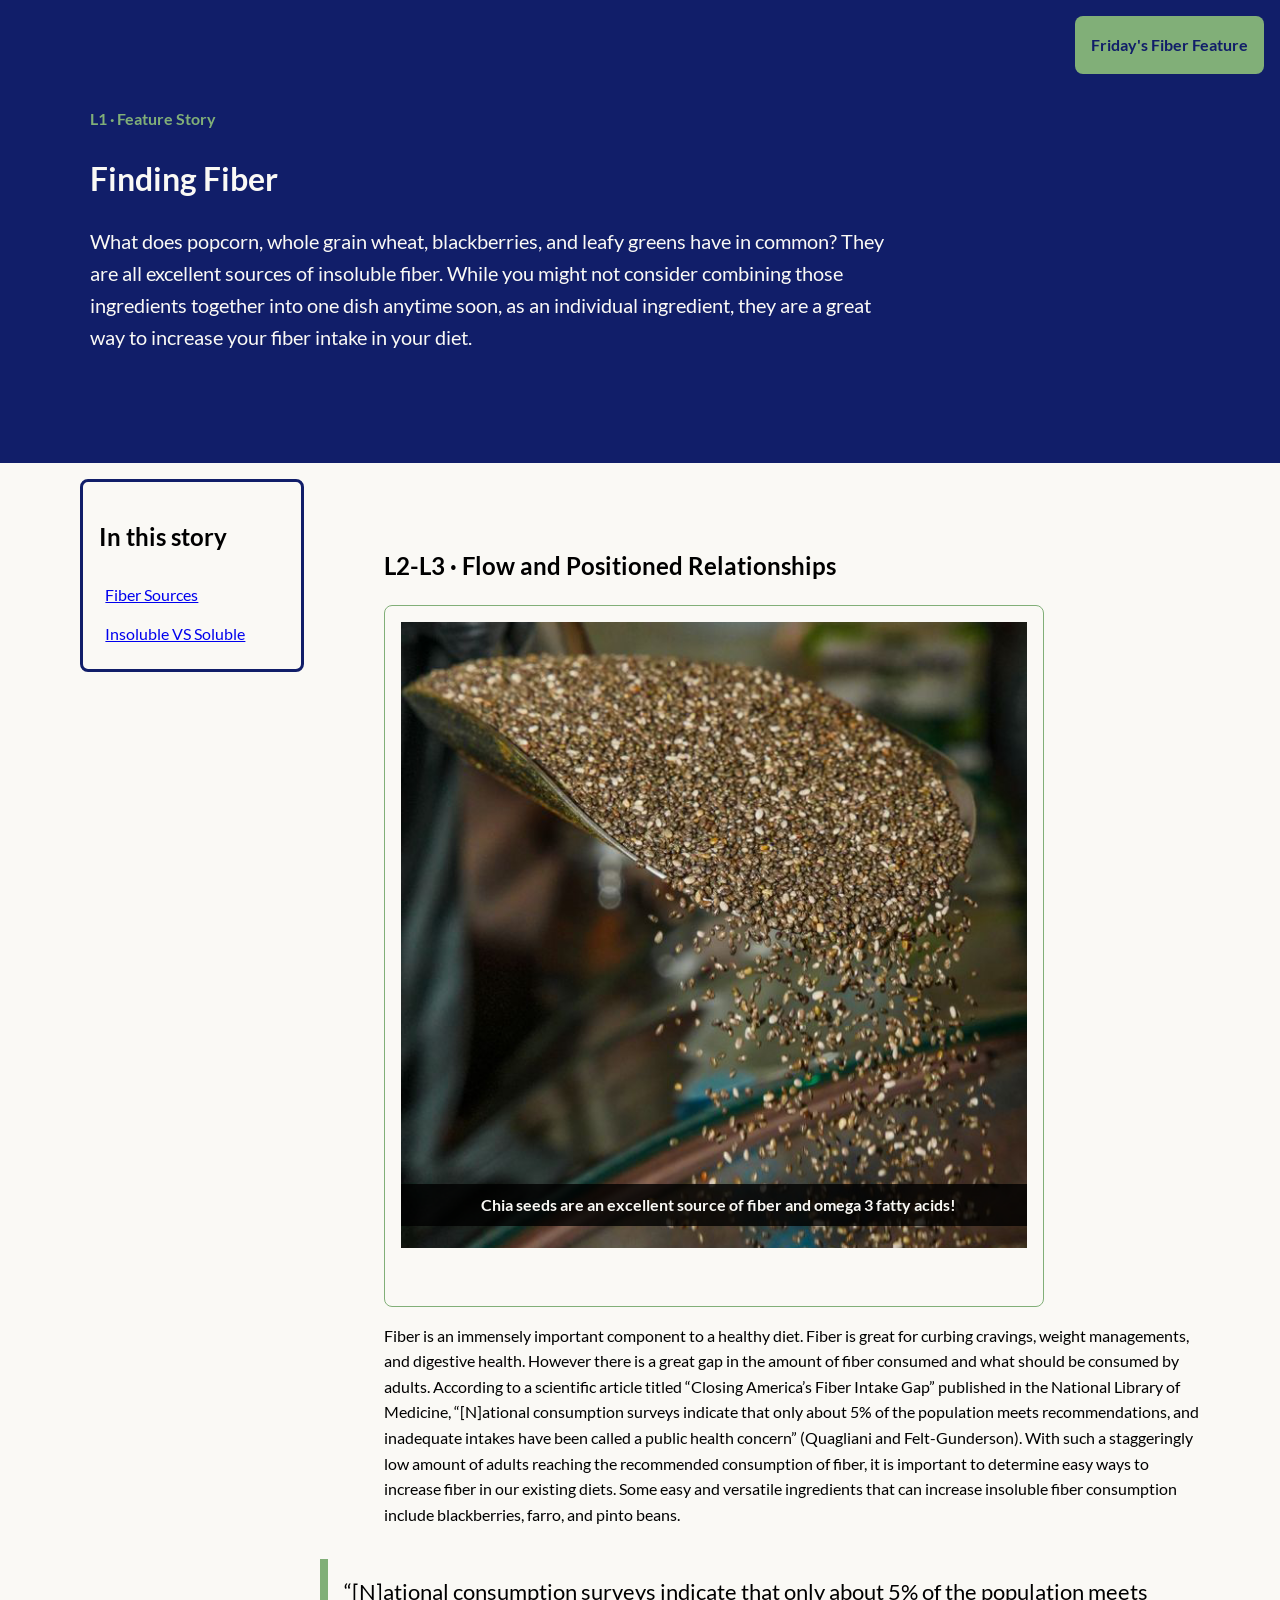
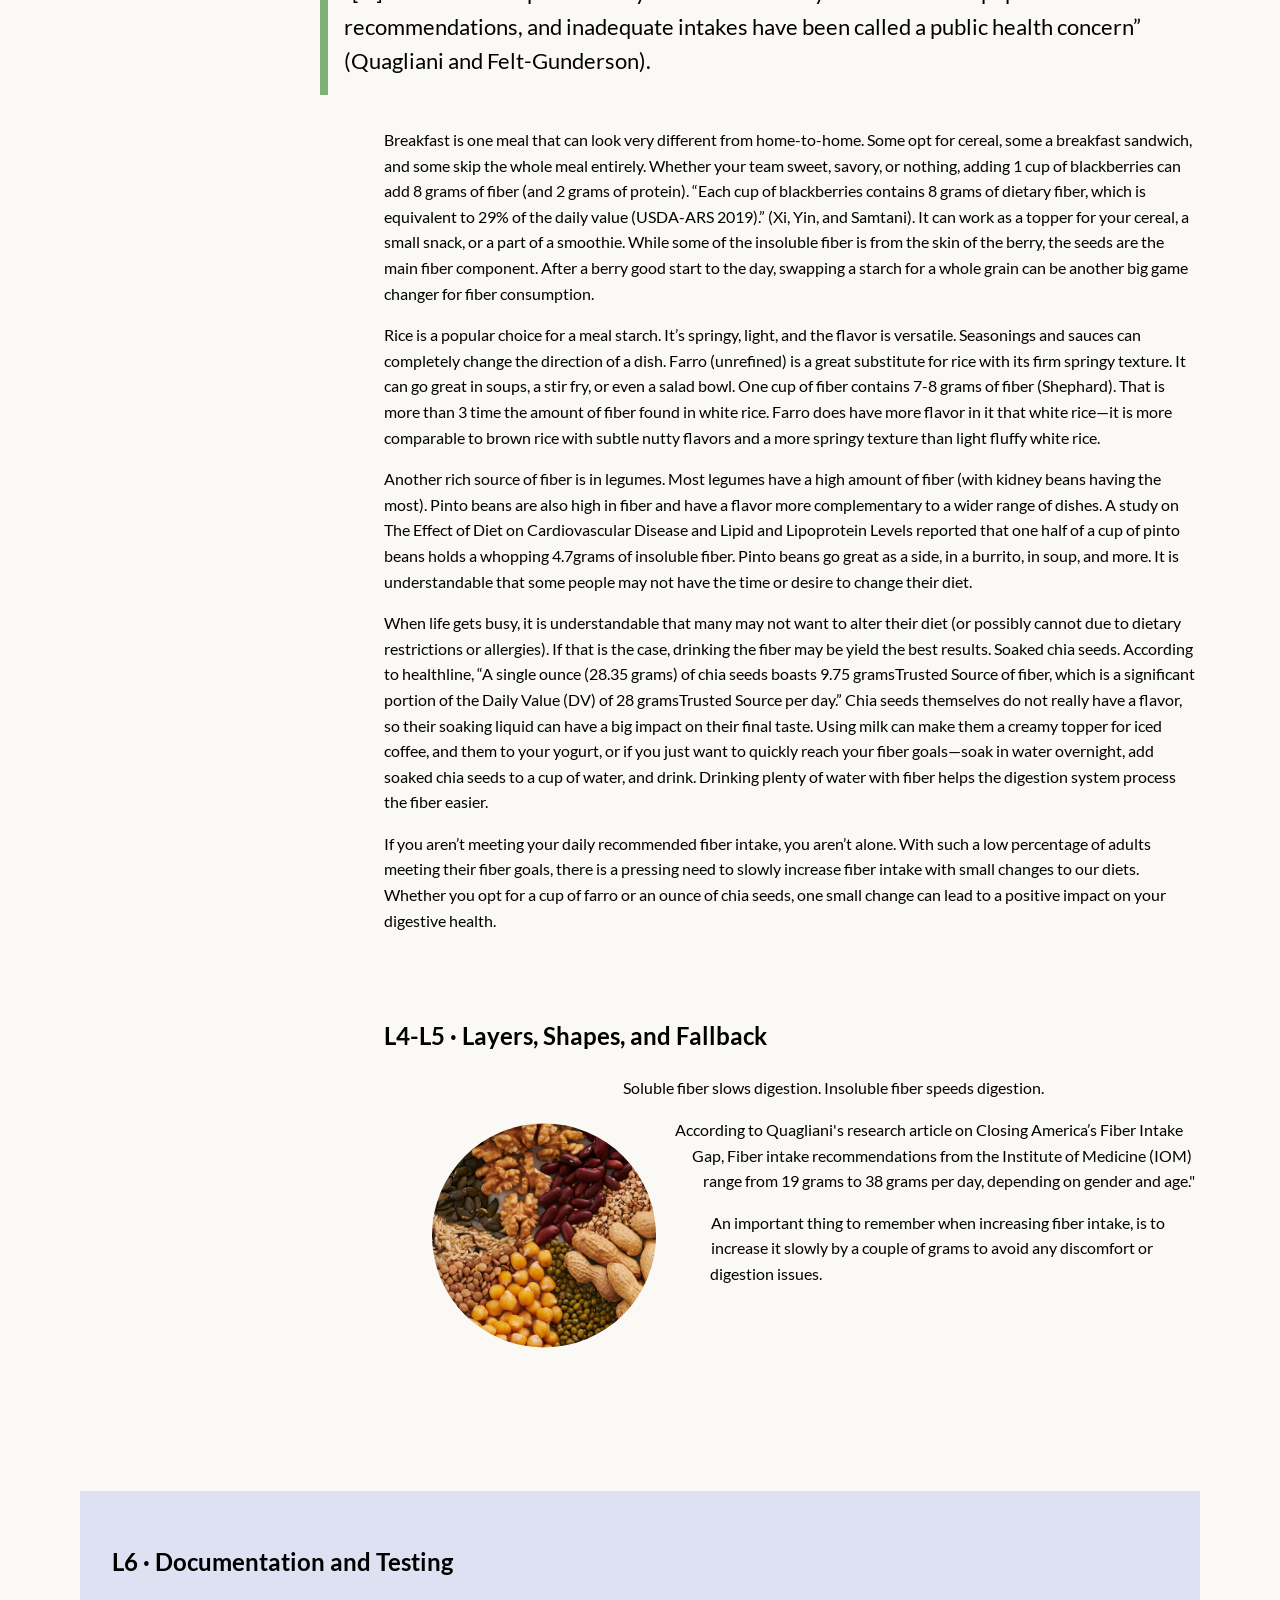
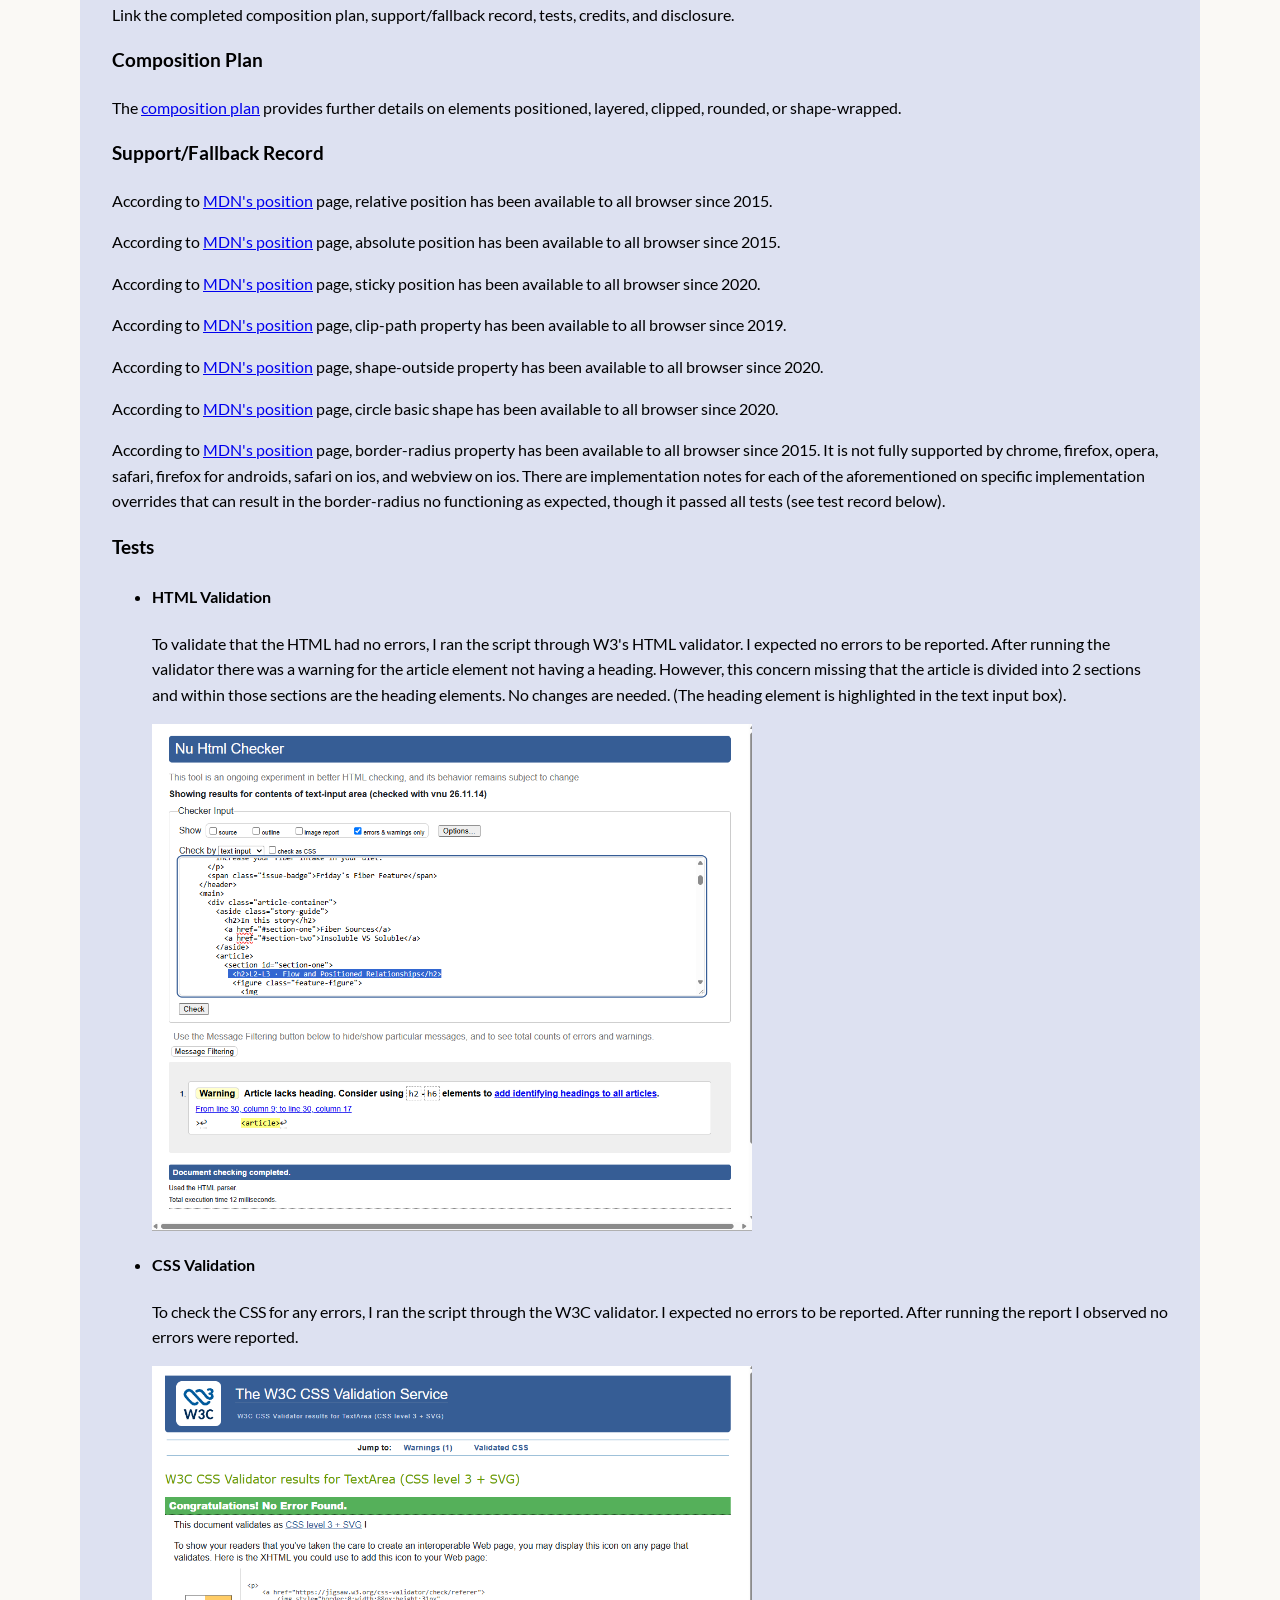
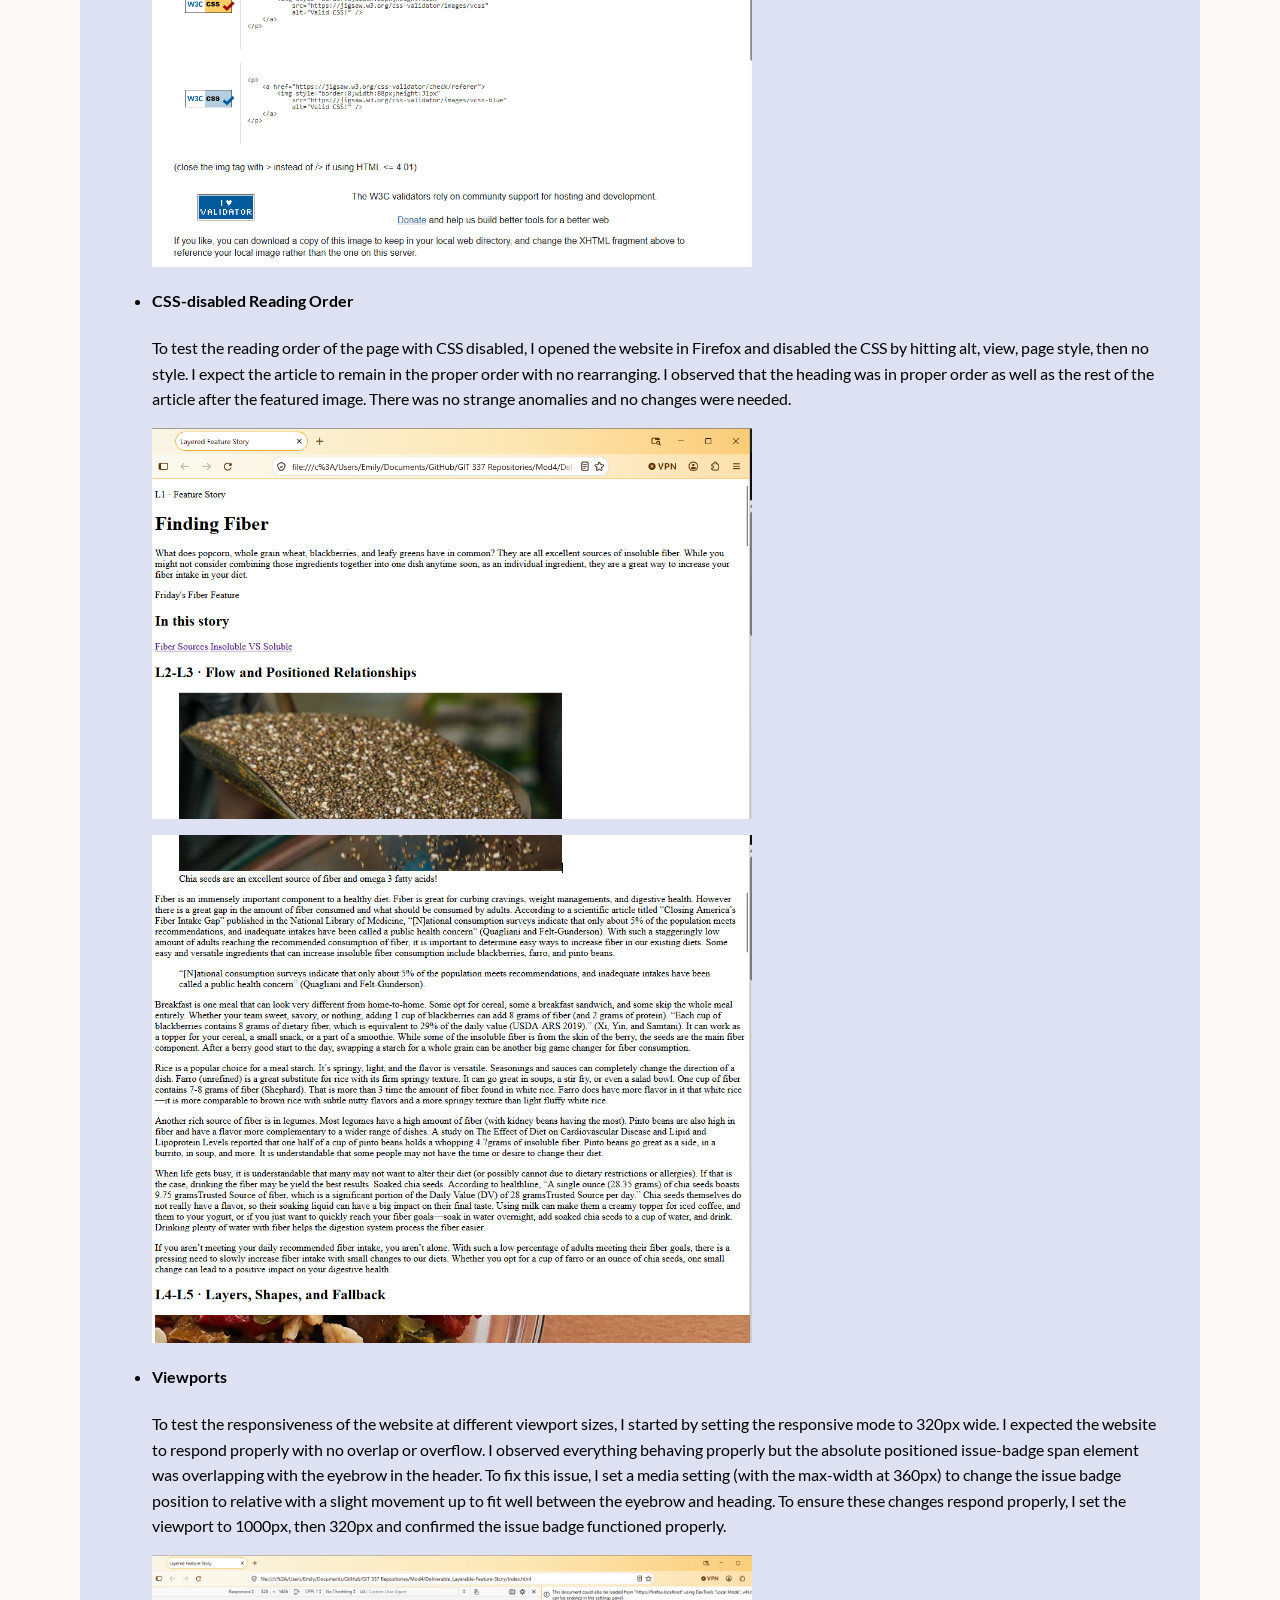
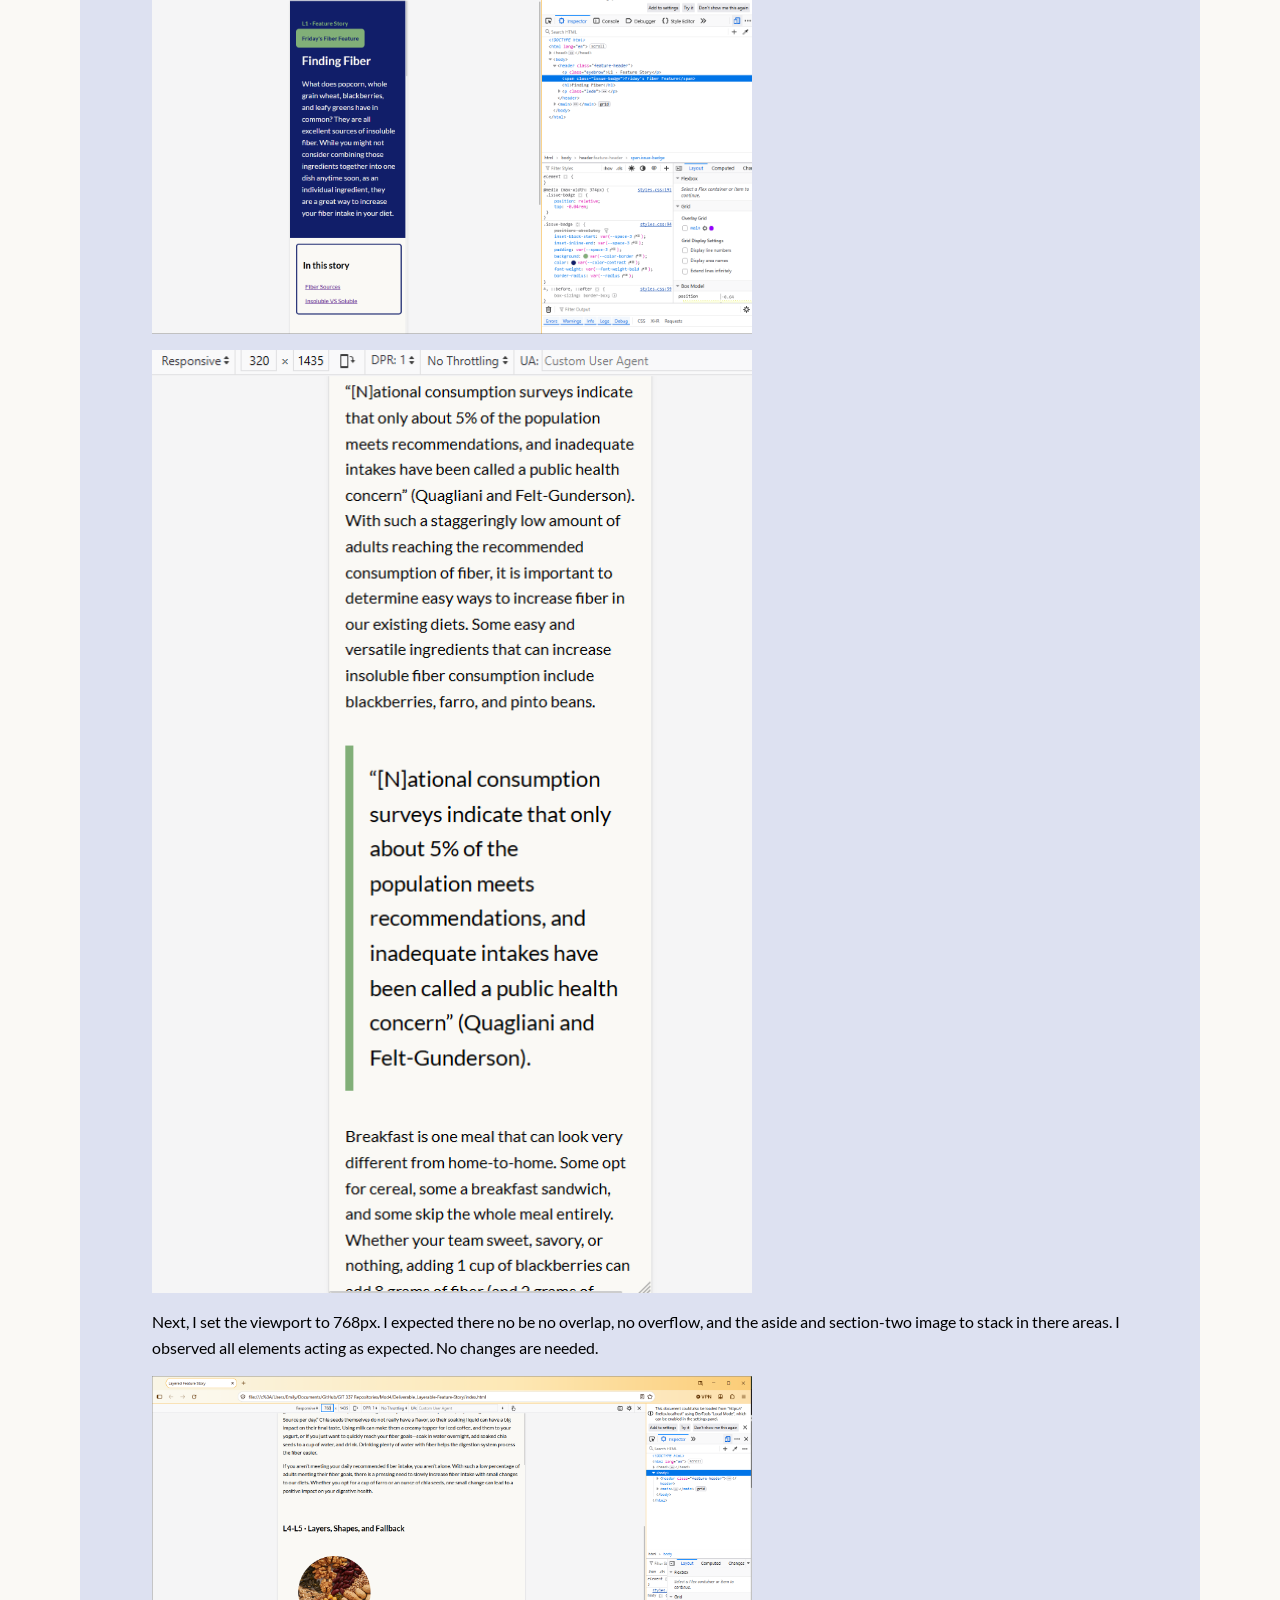
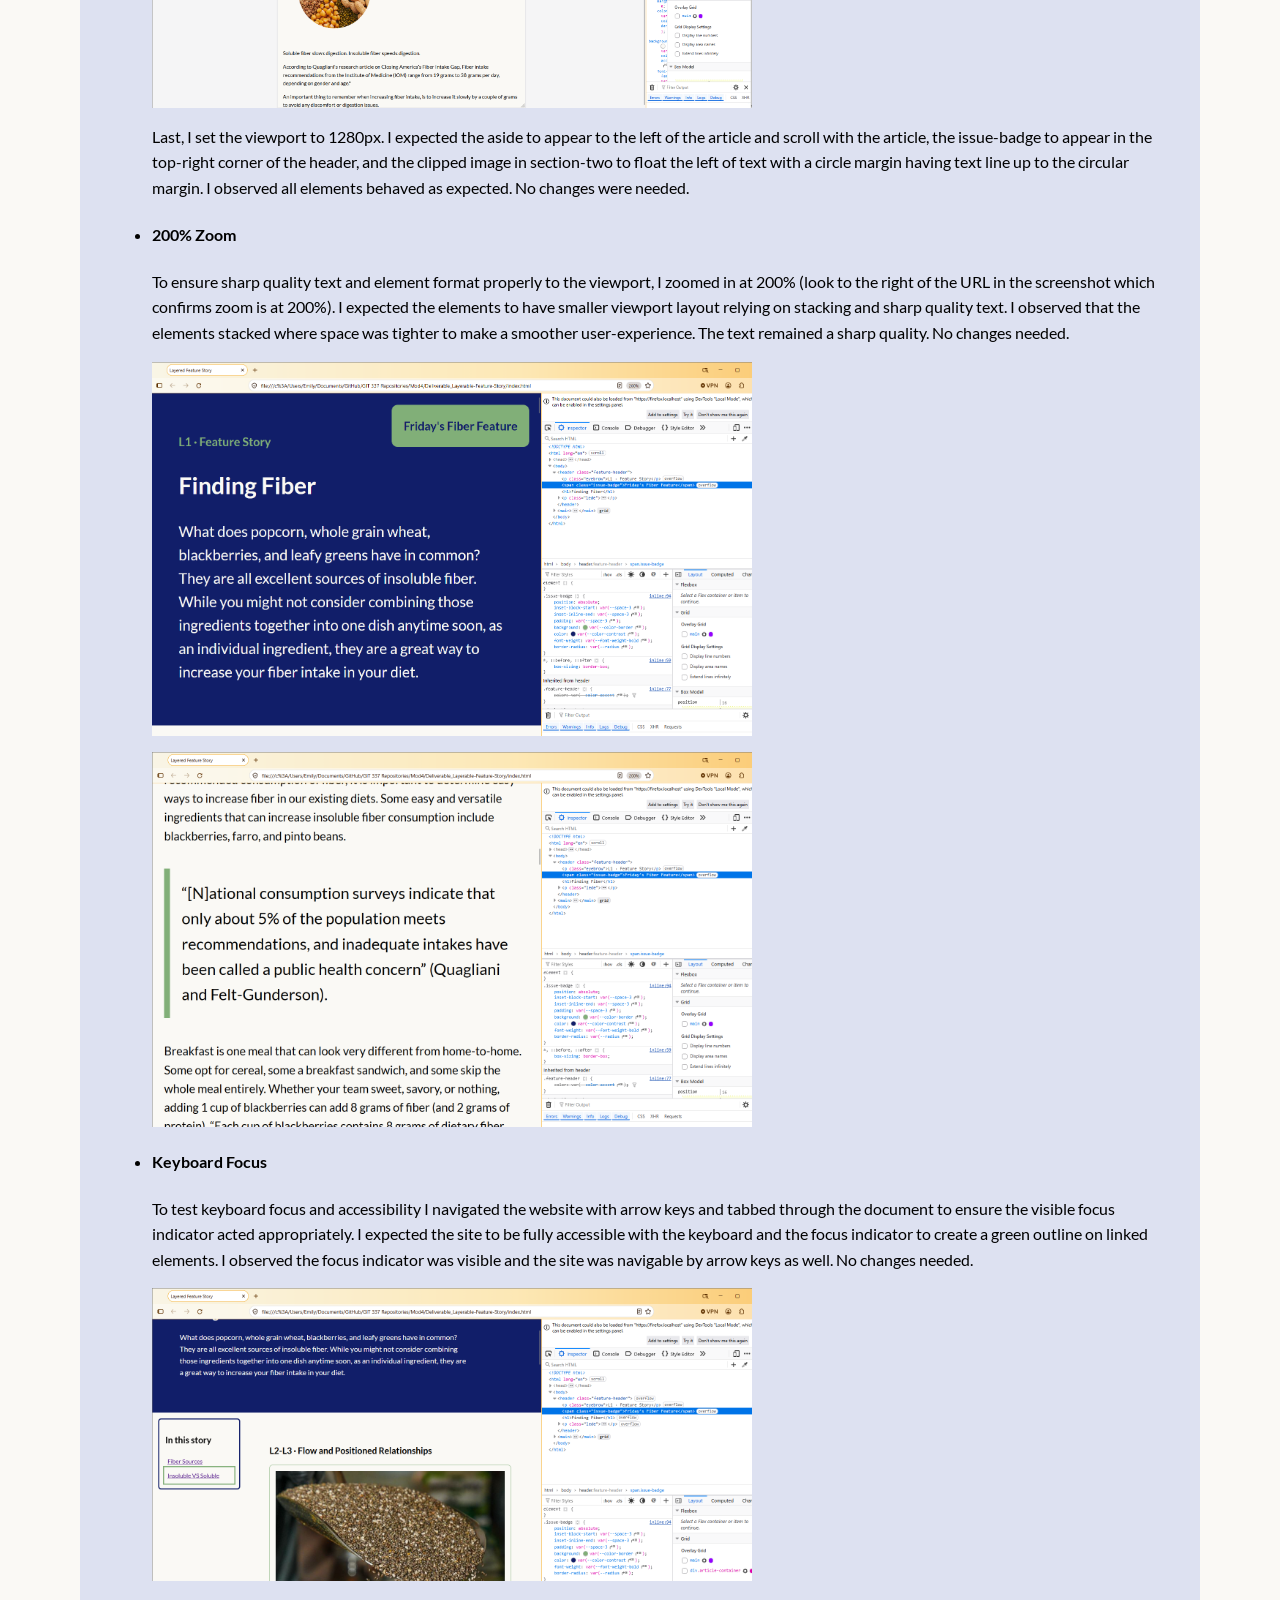
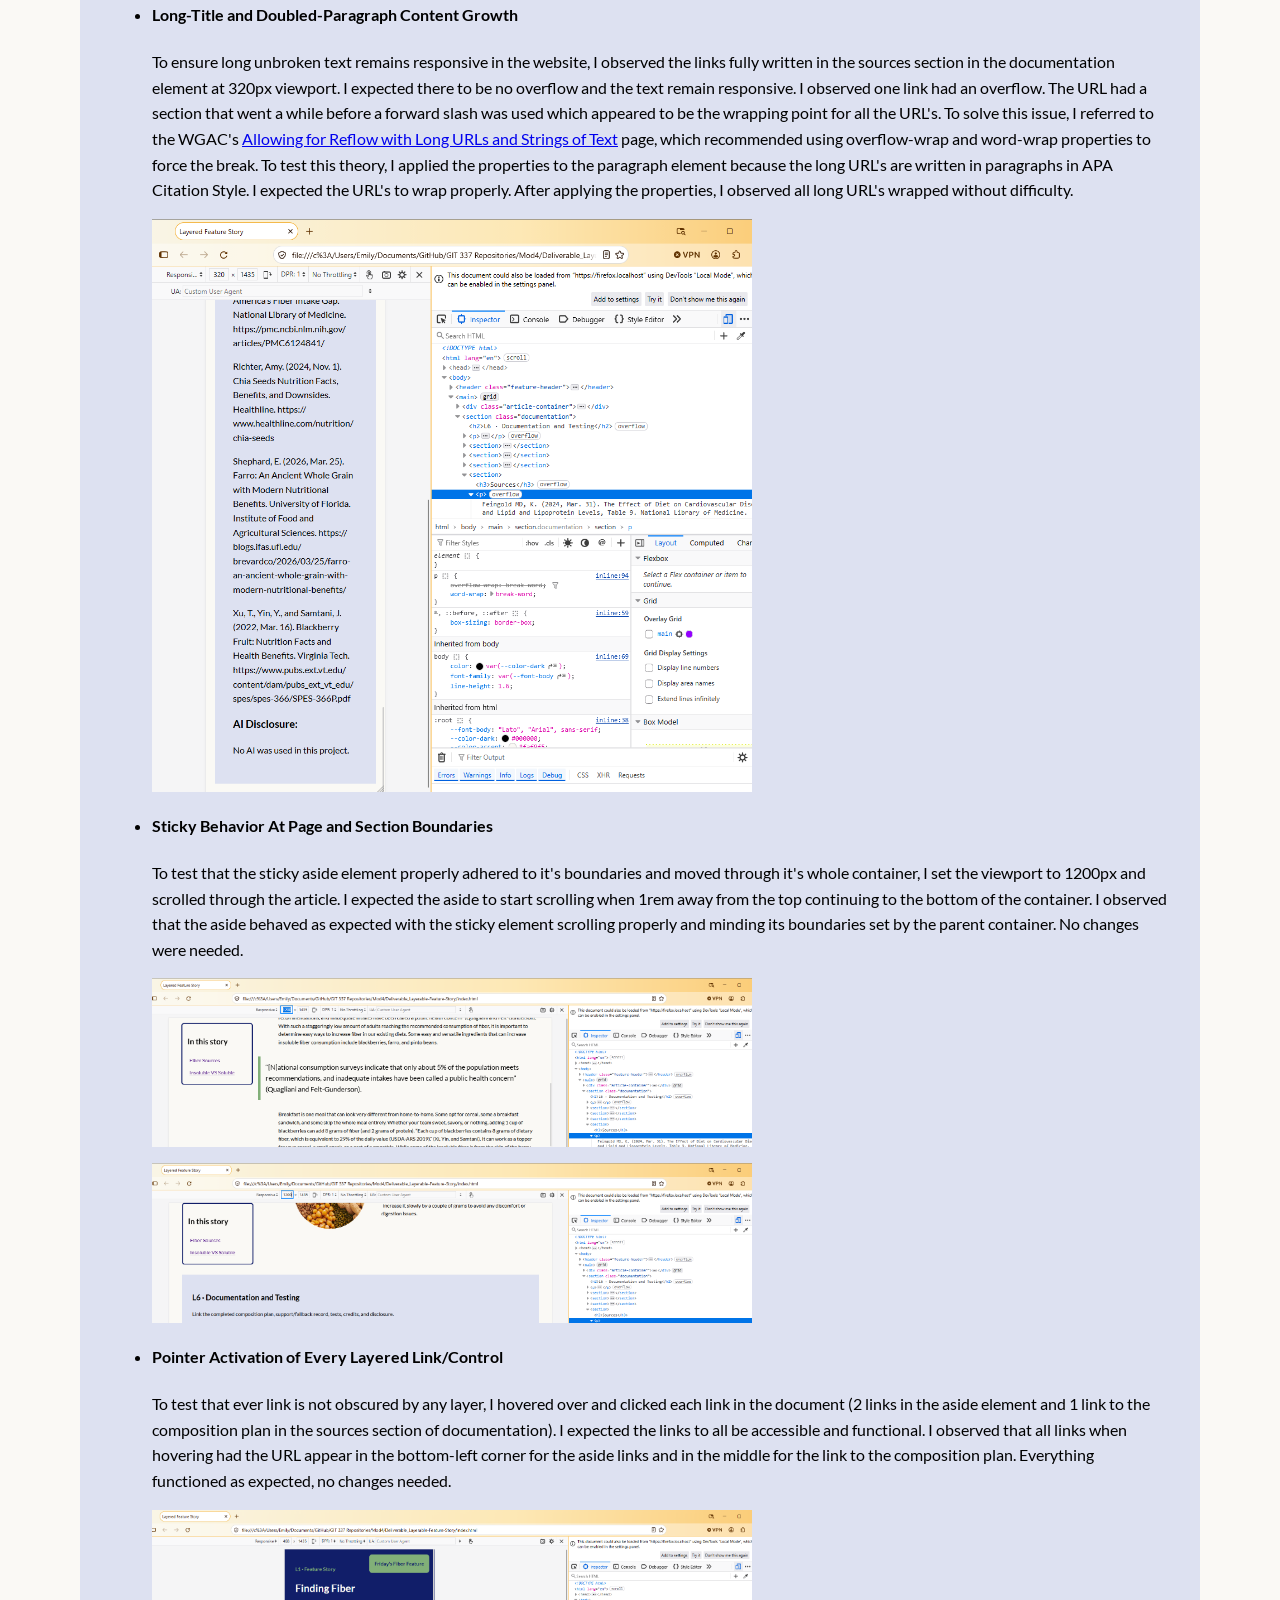
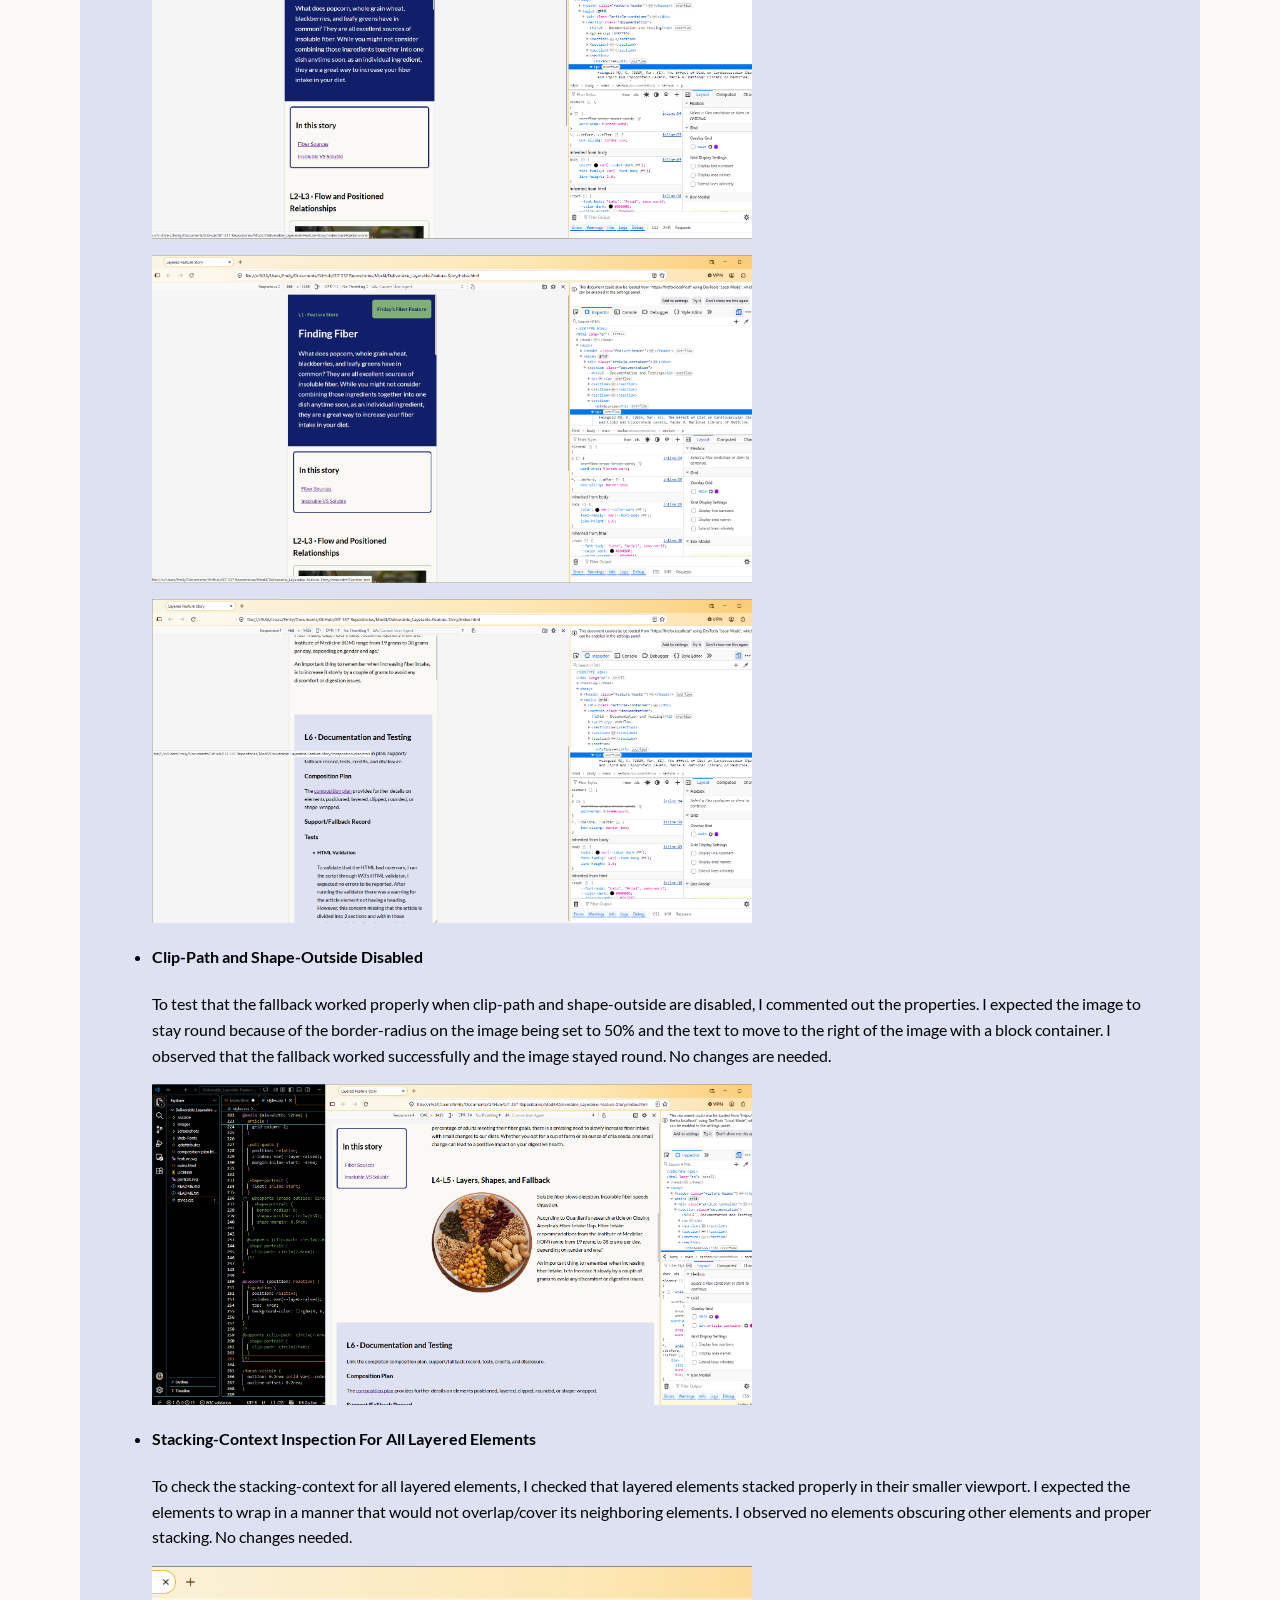
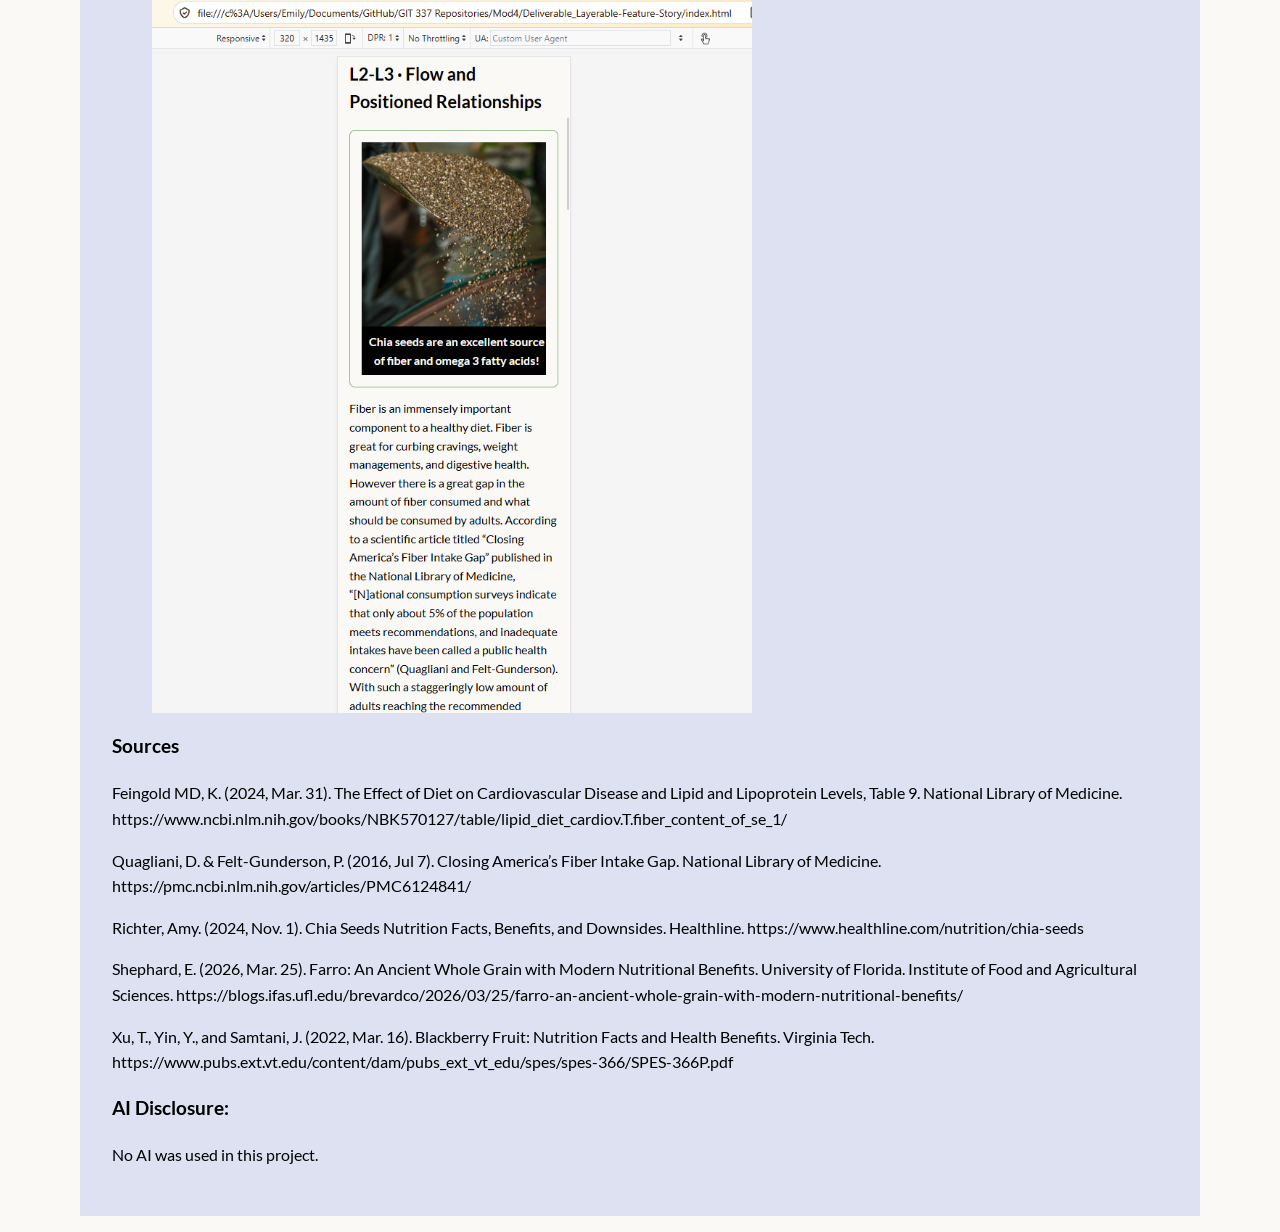
<file: index.html>
<!doctype html>
<html lang="en">
  <head>
    <meta charset="utf-8" />
    <meta name="viewport" content="width=device-width,initial-scale=1" />
    <title>Layered Feature Story</title>
    <link rel="stylesheet" href="styles.css" />
  </head>

  <body>
    <header class="feature-header">
      <p class="eyebrow">L1 · Feature Story</p>
      <span class="issue-badge">Friday's Fiber Feature</span>
      <h1>Finding Fiber</h1>
      <p class="lede">
        What does popcorn, whole grain wheat, blackberries, and leafy greens
        have in common? They are all excellent sources of insoluble fiber. While
        you might not consider combining those ingredients together into one
        dish anytime soon, as an individual ingredient, they are a great way to
        increase your fiber intake in your diet.
      </p>
    </header>
    <main>
      <div class="article-container">
        <aside class="story-guide">
          <h2>In this story</h2>
          <a href="#section-one">Fiber Sources</a>
          <a href="#section-two">Insoluble VS Soluble</a>
        </aside>
        <article>
          <section id="section-one">
            <h2>L2-L3 · Flow and Positioned Relationships</h2>
            <figure class="feature-figure">
              <img
                src="images/Chia-Seeds.png"
                alt="Chia seeds falling out of a scoop."
              />
              <figcaption>
                Chia seeds are an excellent source of fiber and omega 3 fatty
                acids!
              </figcaption>
            </figure>
            <p>
              Fiber is an immensely important component to a healthy diet. Fiber
              is great for curbing cravings, weight managements, and digestive
              health. However there is a great gap in the amount of fiber
              consumed and what should be consumed by adults. According to a
              scientific article titled “Closing America’s Fiber Intake Gap”
              published in the National Library of Medicine, “[N]ational
              consumption surveys indicate that only about 5% of the population
              meets recommendations, and inadequate intakes have been called a
              public health concern” (Quagliani and Felt-Gunderson). With such a
              staggeringly low amount of adults reaching the recommended
              consumption of fiber, it is important to determine easy ways to
              increase fiber in our existing diets. Some easy and versatile
              ingredients that can increase insoluble fiber consumption include
              blackberries, farro, and pinto beans.
            </p>
            <blockquote class="pull-quote">
              “[N]ational consumption surveys indicate that only about 5% of the
              population meets recommendations, and inadequate intakes have been
              called a public health concern” (Quagliani and Felt-Gunderson).
            </blockquote>
            <p>
              Breakfast is one meal that can look very different from
              home-to-home. Some opt for cereal, some a breakfast sandwich, and
              some skip the whole meal entirely. Whether your team sweet,
              savory, or nothing, adding 1 cup of blackberries can add 8 grams
              of fiber (and 2 grams of protein). “Each cup of blackberries
              contains 8 grams of dietary fiber, which is equivalent to 29% of
              the daily value (USDA-ARS 2019).” (Xi, Yin, and Samtani). It can
              work as a topper for your cereal, a small snack, or a part of a
              smoothie. While some of the insoluble fiber is from the skin of
              the berry, the seeds are the main fiber component. After a berry
              good start to the day, swapping a starch for a whole grain can be
              another big game changer for fiber consumption.
            </p>
            <p>
              Rice is a popular choice for a meal starch. It’s springy, light,
              and the flavor is versatile. Seasonings and sauces can completely
              change the direction of a dish. Farro (unrefined) is a great
              substitute for rice with its firm springy texture. It can go great
              in soups, a stir fry, or even a salad bowl. One cup of fiber
              contains 7-8 grams of fiber (Shephard). That is more than 3 time
              the amount of fiber found in white rice. Farro does have more
              flavor in it that white rice—it is more comparable to brown rice
              with subtle nutty flavors and a more springy texture than light
              fluffy white rice.
            </p>
            <p>
              Another rich source of fiber is in legumes. Most legumes have a
              high amount of fiber (with kidney beans having the most). Pinto
              beans are also high in fiber and have a flavor more complementary
              to a wider range of dishes. A study on The Effect of Diet on
              Cardiovascular Disease and Lipid and Lipoprotein Levels reported
              that one half of a cup of pinto beans holds a whopping 4.7grams of
              insoluble fiber. Pinto beans go great as a side, in a burrito, in
              soup, and more. It is understandable that some people may not have
              the time or desire to change their diet.
            </p>
            <p>
              When life gets busy, it is understandable that many may not want
              to alter their diet (or possibly cannot due to dietary
              restrictions or allergies). If that is the case, drinking the
              fiber may be yield the best results. Soaked chia seeds. According
              to healthline, “A single ounce (28.35 grams) of chia seeds boasts
              9.75 gramsTrusted Source of fiber, which is a significant portion
              of the Daily Value (DV) of 28 gramsTrusted Source per day.” Chia
              seeds themselves do not really have a flavor, so their soaking
              liquid can have a big impact on their final taste. Using milk can
              make them a creamy topper for iced coffee, and them to your
              yogurt, or if you just want to quickly reach your fiber goals—soak
              in water overnight, add soaked chia seeds to a cup of water, and
              drink. Drinking plenty of water with fiber helps the digestion
              system process the fiber easier.
            </p>
            <p>
              If you aren’t meeting your daily recommended fiber intake, you
              aren’t alone. With such a low percentage of adults meeting their
              fiber goals, there is a pressing need to slowly increase fiber
              intake with small changes to our diets. Whether you opt for a cup
              of farro or an ounce of chia seeds, one small change can lead to a
              positive impact on your digestive health.
            </p>
          </section>
          <section id="section-two">
            <h2>L4-L5 · Layers, Shapes, and Fallback</h2>
            <img
              class="shape-portrait"
              src="images/fiber-plate.png"
              alt="Replace with a contextual alternative"
            />
            <p>
              Soluble fiber slows digestion. Insoluble fiber speeds digestion.
            </p>
            <p>
              According to Quagliani's research article on Closing America’s
              Fiber Intake Gap, Fiber intake recommendations from the Institute
              of Medicine (IOM) range from 19 grams to 38 grams per day,
              depending on gender and age."
            </p>
            <p>
              An important thing to remember when increasing fiber intake, is to
              increase it slowly by a couple of grams to avoid any discomfort or
              digestion issues.
            </p>
          </section>
        </article>
      </div>
      <section class="documentation">
        <h2>L6 · Documentation and Testing</h2>
        <p>
          Link the completed composition plan, support/fallback record, tests,
          credits, and disclosure.
        </p>
        <section>
          <h3>Composition Plan</h3>
          <p>
            The <a href="composition-plan.html">composition plan</a> provides
            further details on elements positioned, layered, clipped, rounded,
            or shape-wrapped.
          </p>
        </section>
        <section>
          <h3>Support/Fallback Record</h3>
          <p>
            According to
            <a
              href="https://developer.mozilla.org/en-US/docs/Web/CSS/Reference/Properties/position"
              >MDN's position</a
            >
            page, relative position has been available to all browser since
            2015.
          </p>
          <p>
            According to
            <a
              href="https://developer.mozilla.org/en-US/docs/Web/CSS/Reference/Properties/position"
              >MDN's position</a
            >
            page, absolute position has been available to all browser since
            2015.
          </p>
          <p>
            According to
            <a
              href="https://developer.mozilla.org/en-US/docs/Web/CSS/Reference/Properties/position"
              >MDN's position</a
            >
            page, sticky position has been available to all browser since 2020.
          </p>
          <p>
            According to
            <a
              href="https://developer.mozilla.org/en-US/docs/Web/CSS/Reference/Properties/clip-path"
              >MDN's position</a
            >
            page, clip-path property has been available to all browser since
            2019.
          </p>
          <p>
            According to
            <a
              href="https://developer.mozilla.org/en-US/docs/Web/CSS/Reference/Properties/shape-outside"
              >MDN's position</a
            >
            page, shape-outside property has been available to all browser since
            2020.
          </p>
          <p>
            According to
            <a
              href="https://developer.mozilla.org/en-US/docs/Web/CSS/Reference/Properties/shape-outside"
              >MDN's position</a
            >
            page, circle basic shape has been available to all browser since
            2020.
          </p>
          <p>
            According to
            <a
              href="https://developer.mozilla.org/en-US/docs/Web/CSS/Reference/Properties/border-radius"
              >MDN's position</a
            >
            page, border-radius property has been available to all browser since
            2015. It is not fully supported by chrome, firefox, opera, safari,
            firefox for androids, safari on ios, and webview on ios. There are
            implementation notes for each of the aforementioned on specific
            implementation overrides that can result in the border-radius no
            functioning as expected, though it passed all tests (see test record
            below).
          </p>
        </section>
        <section>
          <h3>Tests</h3>
          <ul>
            <li>
              <h4>HTML Validation</h4>
              <p>
                To validate that the HTML had no errors, I ran the script
                through W3's HTML validator. I expected no errors to be
                reported. After running the validator there was a warning for
                the article element not having a heading. However, this concern
                missing that the article is divided into 2 sections and within
                those sections are the heading elements. No changes are needed.
                (The heading element is highlighted in the text input box).
              </p>
              <img
                src="Screenshots/html-validator.png"
                class="test-img"
                alt="A screen shot of the HTML validator reporting no errors."
              />
            </li>
            <li>
              <h4>CSS Validation</h4>
              <p>
                To check the CSS for any errors, I ran the script through the
                W3C validator. I expected no errors to be reported. After
                running the report I observed no errors were reported.
              </p>
              <img
                src="Screenshots/css-validator.png"
                class="test-img"
                alt="The W3C CSS validator confirming that there are no errors."
              />
            </li>
            <li>
              <h4>CSS-disabled Reading Order</h4>
              <p>
                To test the reading order of the page with CSS disabled, I
                opened the website in Firefox and disabled the CSS by hitting
                alt, view, page style, then no style. I expect the article to
                remain in the proper order with no rearranging. I observed that
                the heading was in proper order as well as the rest of the
                article after the featured image. There was no strange anomalies
                and no changes were needed.
              </p>
              <img
                src="Screenshots/CSS-disabled_read-order1.png"
                class="test-img"
                alt="Screenshot of the website with CSS disabled showing the article in order at the heading of the page."
              />
              <p></p>
              <img
                src="Screenshots/CSS-disabled_read-order2.png"
                class="test-img"
                alt="Screenshot of the website with CSS disabled showing the article in order at the section below the featured image."
              />
            </li>
            <li>
              <h4>Viewports</h4>
              <p>
                To test the responsiveness of the website at different viewport
                sizes, I started by setting the responsive mode to 320px wide. I
                expected the website to respond properly with no overlap or
                overflow. I observed everything behaving properly but the
                absolute positioned issue-badge span element was overlapping
                with the eyebrow in the header. To fix this issue, I set a media
                setting (with the max-width at 360px) to change the issue badge
                position to relative with a slight movement up to fit well
                between the eyebrow and heading. To ensure these changes respond
                properly, I set the viewport to 1000px, then 320px and confirmed
                the issue badge functioned properly.
              </p>
              <img
                src="Screenshots/Viewport_320.png"
                class="test-img"
                alt="Screenshot of the viewport set to 320px, showing heading properly acting responsive with no overflow or overlap."
              />
              <p></p>
              <img
                src="Screenshots/Viewport_320b.png"
                class="test-img"
                alt="Screenshote of the viewport set to 320px, showing the article and block quote and responsive with no overflow or overlap."
              />
              <p>
                Next, I set the viewport to 768px. I expected there no be no
                overlap, no overflow, and the aside and section-two image to
                stack in there areas. I observed all elements acting as
                expected. No changes are needed.
              </p>
              <img
                src="Screenshots/Viewport_768.png"
                class="test-img"
                alt="Screenshot of the website with the viewport set to 768px, showcasing no overlap, no overflow, and responsive elemnets."
              />
              <p>
                Last, I set the viewport to 1280px. I expected the aside to
                appear to the left of the article and scroll with the article,
                the issue-badge to appear in the top-right corner of the header,
                and the clipped image in section-two to float the left of text
                with a circle margin having text line up to the circular margin.
                I observed all elements behaved as expected. No changes were
                needed.
              </p>
            </li>
            <li>
              <h4>200% Zoom</h4>
              <p>
                To ensure sharp quality text and element format properly to the
                viewport, I zoomed in at 200% (look to the right of the URL in
                the screenshot which confirms zoom is at 200%). I expected the
                elements to have smaller viewport layout relying on stacking and
                sharp quality text. I observed that the elements stacked where
                space was tighter to make a smoother user-experience. The text
                remained a sharp quality. No changes needed.
              </p>
              <img
                src="Screenshots/200-Zoom1.png"
                class="test-img"
                alt="Screenshot of the header zoomed in at 200% displaying responsive elements."
              />
              <p></p>
              <img
                src="Screenshots/200-Zoom2.png"
                class="test-img"
                alt="Screenshto of the article zoomed in at 200% showing responsive elements and text still sharp."
              />
            </li>
            <li>
              <h4>Keyboard Focus</h4>
              <p>
                To test keyboard focus and accessibility I navigated the website
                with arrow keys and tabbed through the document to ensure the
                visible focus indicator acted appropriately. I expected the site
                to be fully accessible with the keyboard and the focus indicator
                to create a green outline on linked elements. I observed the
                focus indicator was visible and the site was navigable by arrow
                keys as well. No changes needed.
              </p>
              <img
                src="Screenshots/focus-indicator.png"
                class="test-img"
                alt="Screenshot of the website with a green focus indicator outline around the first link in the aside element."
              />
            </li>
            <li>
              <h4>Long-Title and Doubled-Paragraph Content Growth</h4>
              <p>
                To ensure long unbroken text remains responsive in the website,
                I observed the links fully written in the sources section in the
                documentation element at 320px viewport. I expected there to be
                no overflow and the text remain responsive. I observed one link
                had an overflow. The URL had a section that went a while before
                a forward slash was used which appeared to be the wrapping point
                for all the URL's. To solve this issue, I referred to the WGAC's
                <a href="https://www.w3.org/WAI/WCAG21/Techniques/css/C33"
                  >Allowing for Reflow with Long URLs and Strings of Text</a
                >
                page, which recommended using overflow-wrap and word-wrap
                properties to force the break. To test this theory, I applied
                the properties to the paragraph element because the long URL's
                are written in paragraphs in APA Citation Style. I expected the
                URL's to wrap properly. After applying the properties, I
                observed all long URL's wrapped without difficulty.
              </p>
              <img
                src="Screenshots/Long-Text.png"
                class="test-img"
                alt="Screenshot of the sources section on the website displaying properly wrapped text."
              />
            </li>
            <li>
              <h4>Sticky Behavior At Page and Section Boundaries</h4>
              <p>
                To test that the sticky aside element properly adhered to it's
                boundaries and moved through it's whole container, I set the
                viewport to 1200px and scrolled through the article. I expected
                the aside to start scrolling when 1rem away from the top
                continuing to the bottom of the container. I observed that the
                aside behaved as expected with the sticky element scrolling
                properly and minding its boundaries set by the parent container.
                No changes were needed.
              </p>
              <img
                src="Screenshots/sticky1.png"
                class="test-img"
                alt="Screenshot of sticky element moving with page scrolling near middle of article."
              />
              <p></p>
              <img
                src="Screenshots/sticky2.png"
                class="test-img"
                alt="Screenshot of sticky element stopping at the end of the article container minding its boundary."
              />
            </li>
            <li>
              <h4>Pointer Activation of Every Layered Link/Control</h4>
              <p>
                To test that ever link is not obscured by any layer, I hovered
                over and clicked each link in the document (2 links in the aside
                element and 1 link to the composition plan in the sources
                section of documentation). I expected the links to all be
                accessible and functional. I observed that all links when
                hovering had the URL appear in the bottom-left corner for the
                aside links and in the middle for the link to the composition
                plan. Everything functioned as expected, no changes needed.
              </p>
              <img
                src="Screenshots/Pointer-aside1.png"
                class="test-img"
                alt="Screenshot of pointer hovering over aside link 1 showing its accessible with the link appearing in the bottom left corner."
              />
              <p></p>
              <img
                src="Screenshots/Pointer-aside2.png"
                class="test-img"
                alt="Screenshot of pointer hovering over aside link 2 showing its accessible with the link appearing in the bottom left corner."
              />
              <p></p>
              <img
                src="Screenshots/Pointer_composition-plan.png"
                class="test-img"
                alt="Screenshot of pointer hovering over composition plan link showing its accessible with the link appearing slightly to the left of the hyperlink."
              />
            </li>
            <li>
              <h4>Clip-Path and Shape-Outside Disabled</h4>
              <p>
                To test that the fallback worked properly when clip-path and
                shape-outside are disabled, I commented out the properties. I
                expected the image to stay round because of the border-radius on
                the image being set to 50% and the text to move to the right of
                the image with a block container. I observed that the fallback
                worked successfully and the image stayed round. No changes are
                needed.
              </p>
              <img
                src="Screenshots/clip-path_shape-outline_disabled.png"
                class="test-img"
                alt="Screenshot of the image in section-two with the clip path and shape outside disabled revealing the image staying round and the text functioning properly."
              />
            </li>
            <li>
              <h4>Stacking-Context Inspection For All Layered Elements</h4>
              <p>
                To check the stacking-context for all layered elements, I
                checked that layered elements stacked properly in their smaller
                viewport. I expected the elements to wrap in a manner that would
                not overlap/cover its neighboring elements. I observed no
                elements obscuring other elements and proper stacking. No
                changes needed.
              </p>
              <img
                src="Screenshots/stacking.png"
                class="test-img"
                alt="Screenshot of the layered figcaption on the image showing proper stacking."
              />
            </li>
          </ul>
        </section>
        <section>
          <h3>Sources</h3>
          <p>
            Feingold MD, K. (2024, Mar. 31). The Effect of Diet on
            Cardiovascular Disease and Lipid and Lipoprotein Levels, Table 9.
            National Library of Medicine.
            https://www.ncbi.nlm.nih.gov/books/NBK570127/table/lipid_diet_cardiov.T.fiber_content_of_se_1/
          </p>
          <p>
            Quagliani, D. & Felt-Gunderson, P. (2016, Jul 7). Closing America’s
            Fiber Intake Gap. National Library of Medicine.
            https://pmc.ncbi.nlm.nih.gov/articles/PMC6124841/
          </p>
          <p>
            Richter, Amy. (2024, Nov. 1). Chia Seeds Nutrition Facts, Benefits,
            and Downsides. Healthline.
            https://www.healthline.com/nutrition/chia-seeds
          </p>
          <p>
            Shephard, E. (2026, Mar. 25). Farro: An Ancient Whole Grain with
            Modern Nutritional Benefits. University of Florida. Institute of
            Food and Agricultural Sciences.
            https://blogs.ifas.ufl.edu/brevardco/2026/03/25/farro-an-ancient-whole-grain-with-modern-nutritional-benefits/
          </p>
          <p>
            Xu, T., Yin, Y., and Samtani, J. (2022, Mar. 16). Blackberry Fruit:
            Nutrition Facts and Health Benefits. Virginia Tech.
            https://www.pubs.ext.vt.edu/content/dam/pubs_ext_vt_edu/spes/spes-366/SPES-366P.pdf
          </p>
        </section>
        <section>
          <h3>AI Disclosure:</h3>
          <p>No AI was used in this project.</p>
        </section>
      </section>
    </main>
  </body>
</html>
</file>
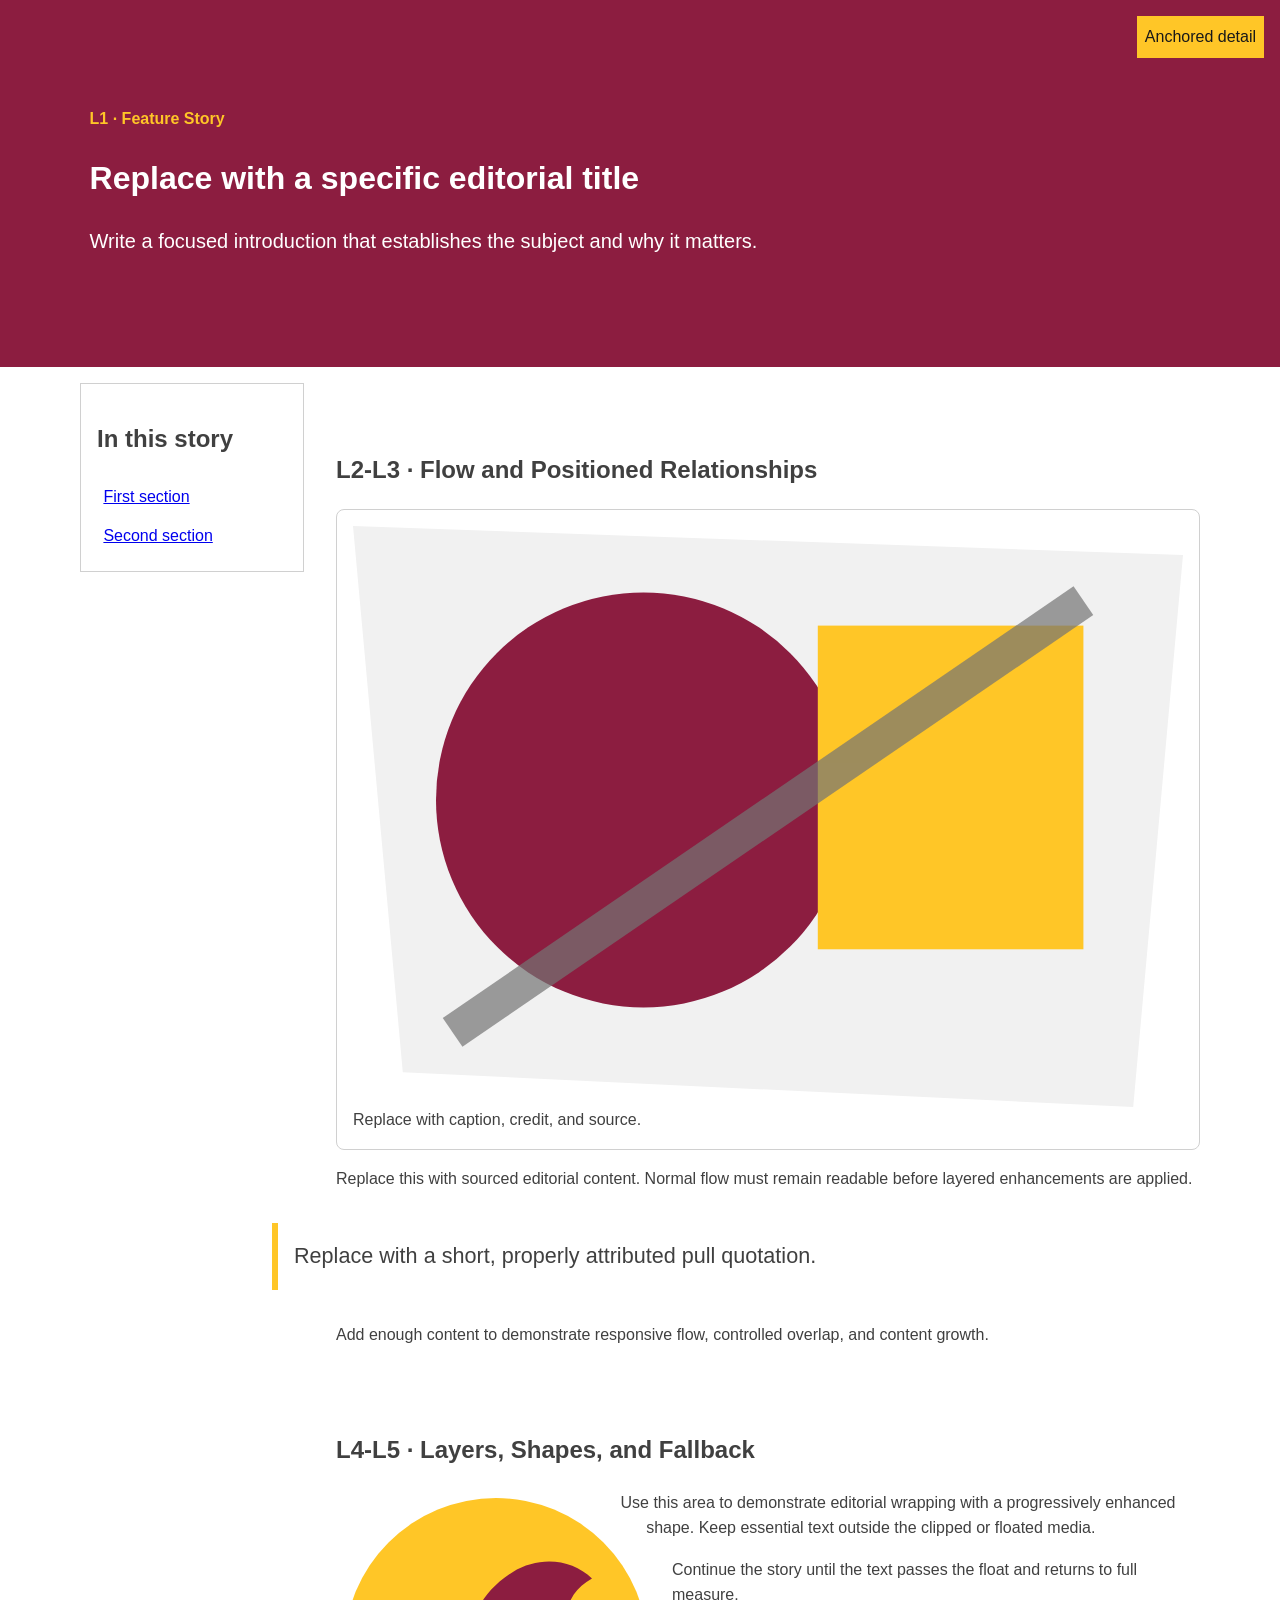
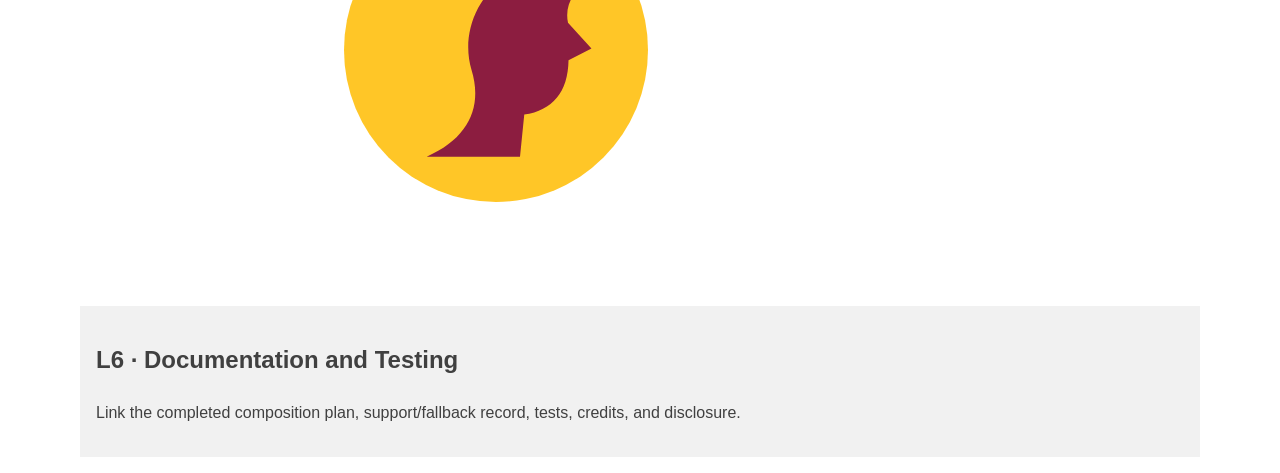
<file: Deliverable_Layered-Feature-Story/index.html>
<!doctype html>
<html lang="en">
    <head>
        <meta charset="utf-8">
        <meta name="viewport" content="width=device-width,initial-scale=1">
        <title>Layered Feature Story</title>
        <link rel="stylesheet" href="styles.css">
    </head>
    <body>
        <header class="feature-header">
            <p class="eyebrow">L1 · Feature Story</p>
            <h1>Replace with a specific editorial title</h1>
            <p class="lede">Write a focused introduction that establishes the subject and why it matters.</p>
            <span class="issue-badge">Anchored detail</span>
        </header>
        <main>
            <aside class="story-guide">
                <h2>In this story</h2>
                <a href="#section-one">First section</a>
                <a href="#section-two">Second section</a>
            </aside>
            <article>
                <section id="section-one">
                    <h2>L2-L3 · Flow and Positioned Relationships</h2>
                    <figure class="feature-figure">
                        <img src="feature.svg" alt="Replace with a contextual alternative" width="1000" height="700">
                        <figcaption>Replace with caption, credit, and source.</figcaption>
                    </figure>
                    <p>Replace this with sourced editorial content. Normal flow must remain readable before layered enhancements are applied.</p>
                    <blockquote class="pull-quote">Replace with a short, properly attributed pull quotation.</blockquote>
                    <p>Add enough content to demonstrate responsive flow, controlled overlap, and content growth.</p>
                </section>
                <section id="section-two">
                    <h2>L4-L5 · Layers, Shapes, and Fallback</h2>
                    <img class="shape-portrait" src="portrait.svg" alt="Replace with a contextual alternative" width="600" height="600">
                    <p>Use this area to demonstrate editorial wrapping with a progressively enhanced shape. Keep essential text outside the clipped or floated media.</p>
                    <p>Continue the story until the text passes the float and returns to full measure.</p>
                </section>
            </article>
            <section class="documentation">
                <h2>L6 · Documentation and Testing</h2>
                <p>Link the completed composition plan, support/fallback record, tests, credits, and disclosure.</p>
            </section>
        </main>
    </body>
    </html>
</file>
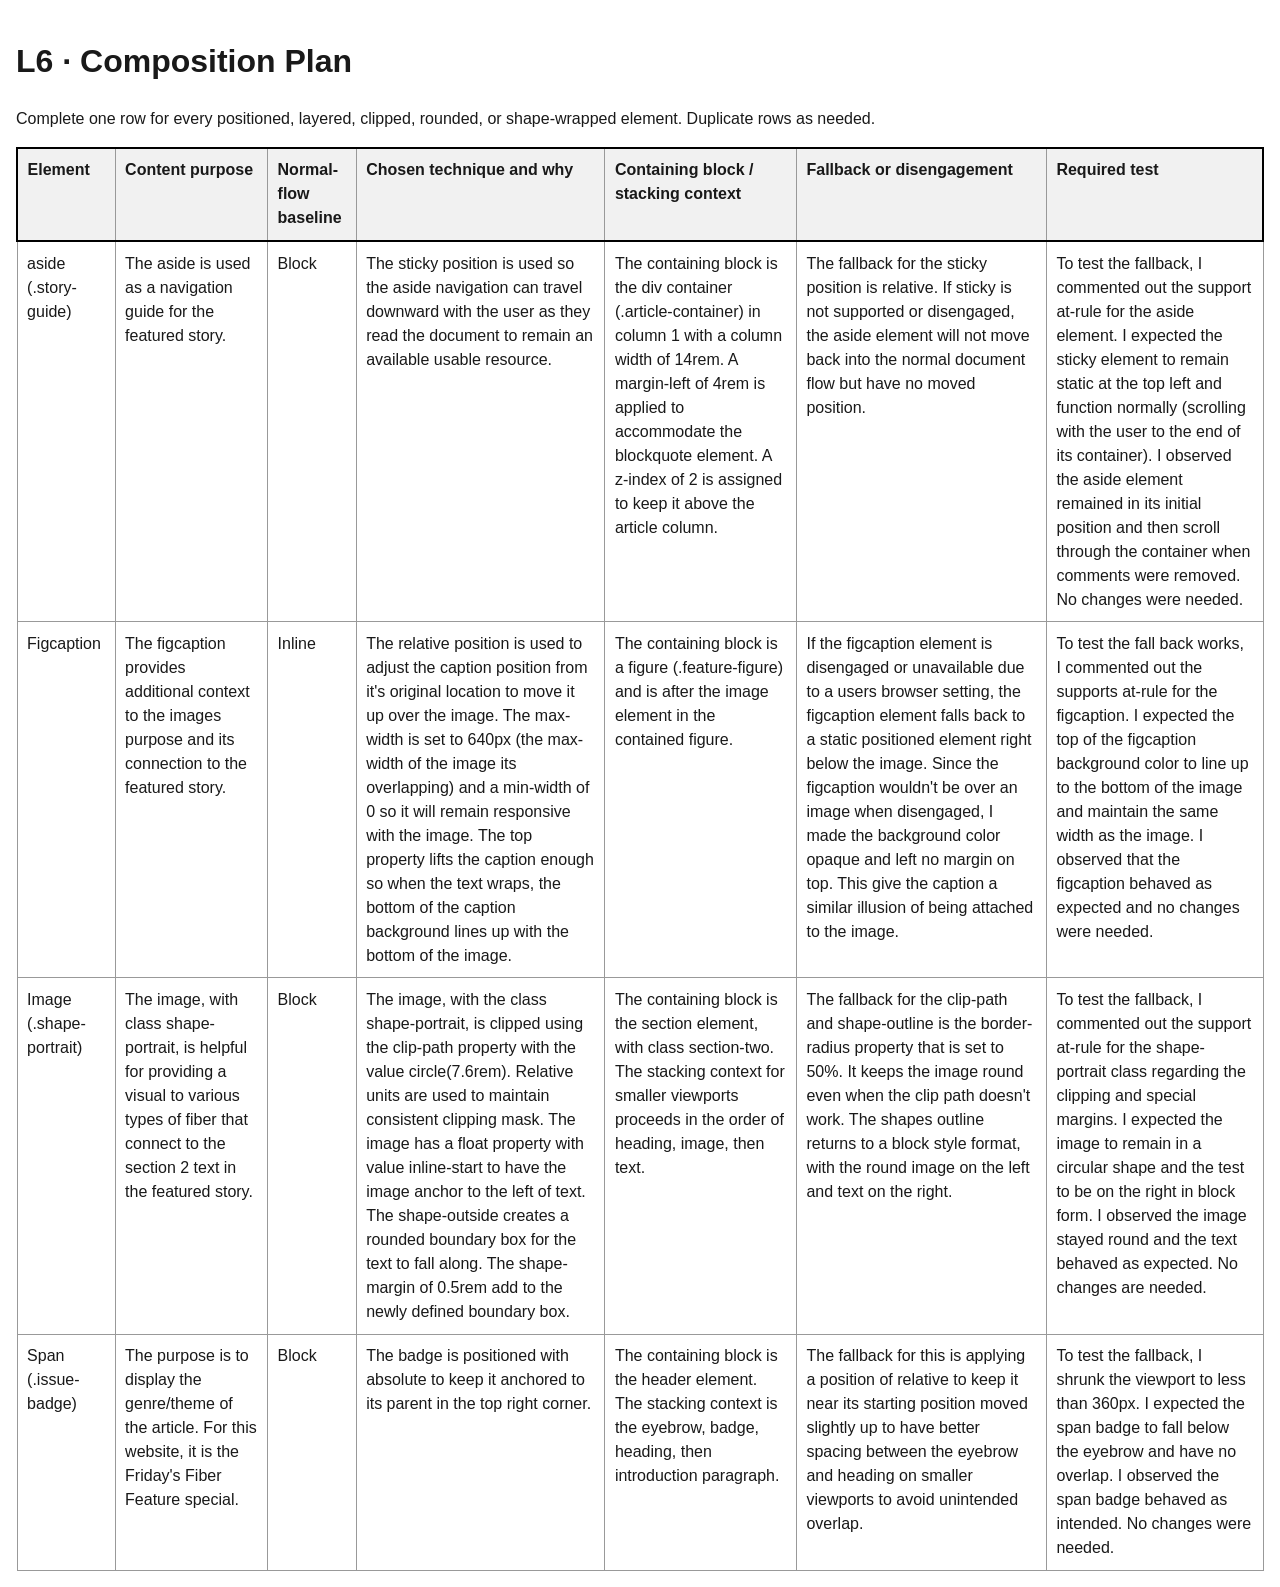
<file: composition-plan.html>
<!doctype html>
<html lang="en">
  <head>
    <meta charset="utf-8" />
    <meta name="viewport" content="width=device-width,initial-scale=1" />
    <title>Composition Plan</title>
    <style>
      body {
        font-family: Arial, sans-serif;
        line-height: 1.5;
        max-width: 90rem;
        margin: auto;
        padding: 1rem;
        color: #191919;
      }

      table {
        width: 100%;
        border-collapse: collapse;
      }

      th,
      td {
        padding: 0.6rem;
        border: 1px solid #999;
        text-align: left;
        vertical-align: top;
      }

      th {
        background: #f1f1f1;
      }
    </style>
  </head>

  <body>
    <h1>L6 · Composition Plan</h1>
    <p>
      Complete one row for every positioned, layered, clipped, rounded, or
      shape-wrapped element. Duplicate rows as needed.
    </p>
    <table>
      <thead>
        <tr style="position: sticky; top: 0; border: 2px solid black;">
          <th>Element</th>
          <th>Content purpose</th>
          <th>Normal-flow baseline</th>
          <th>Chosen technique and why</th>
          <th>Containing block / stacking context</th>
          <th>Fallback or disengagement</th>
          <th>Required test</th>
        </tr>
      </thead>
      <tbody>
        <tr>
          <td>aside (.story-guide)</td>
          <td>
            The aside is used as a navigation guide for the featured story.
          </td>
          <td>Block</td>
          <td>
            The sticky position is used so the aside navigation can travel
            downward with the user as they read the document to remain an
            available usable resource.
          </td>
          <td>
            The containing block is the div container (.article-container) in
            column 1 with a column width of 14rem. A margin-left of 4rem is
            applied to accommodate the blockquote element. A z-index of 2 is
            assigned to keep it above the article column.
          </td>
          <td>
            The fallback for the sticky position is relative. If sticky is not
            supported or disengaged, the aside element will not move back into
            the normal document flow but have no moved position.
          </td>
          <td>
            To test the fallback, I commented out the support at-rule for the
            aside element. I expected the sticky element to remain static at the
            top left and function normally (scrolling with the user to the end
            of its container). I observed the aside element remained in its
            initial position and then scroll through the container when comments
            were removed. No changes were needed.
          </td>
        </tr>

        <tr>
          <td>Figcaption</td>
          <td>
            The figcaption provides additional context to the images purpose and
            its connection to the featured story.
          </td>
          <td>Inline</td>
          <td>
            The relative position is used to adjust the caption position from
            it's original location to move it up over the image. The max-width
            is set to 640px (the max-width of the image its overlapping) and a
            min-width of 0 so it will remain responsive with the image. The top
            property lifts the caption enough so when the text wraps, the bottom
            of the caption background lines up with the bottom of the image.
          </td>
          <td>
            The containing block is a figure (.feature-figure) and is after the
            image element in the contained figure.
          </td>
          <td>
            If the figcaption element is disengaged or unavailable due to a
            users browser setting, the figcaption element falls back to a static
            positioned element right below the image. Since the figcaption
            wouldn't be over an image when disengaged, I made the background
            color opaque and left no margin on top. This give the caption a
            similar illusion of being attached to the image.
          </td>
          <td>
            To test the fall back works, I commented out the supports at-rule
            for the figcaption. I expected the top of the figcaption background
            color to line up to the bottom of the image and maintain the same
            width as the image. I observed that the figcaption behaved as
            expected and no changes were needed.
          </td>
        </tr>

        <tr>
          <td>Image (.shape-portrait)</td>
          <td>
            The image, with class shape-portrait, is helpful for providing a
            visual to various types of fiber that connect to the section 2 text
            in the featured story.
          </td>
          <td>Block</td>
          <td>
            The image, with the class shape-portrait, is clipped using the
            clip-path property with the value circle(7.6rem). Relative units are
            used to maintain consistent clipping mask. The image has a float
            property with value inline-start to have the image anchor to the
            left of text. The shape-outside creates a rounded boundary box for
            the text to fall along. The shape-margin of 0.5rem add to the newly
            defined boundary box.
          </td>
          <td>
            The containing block is the section element, with class section-two.
            The stacking context for smaller viewports proceeds in the order of
            heading, image, then text.
          </td>
          <td>
            The fallback for the clip-path and shape-outline is the
            border-radius property that is set to 50%. It keeps the image round
            even when the clip path doesn't work. The shapes outline returns to
            a block style format, with the round image on the left and text on
            the right.
          </td>
          <td>
            To test the fallback, I commented out the support at-rule for the
            shape-portrait class regarding the clipping and special margins. I
            expected the image to remain in a circular shape and the test to be
            on the right in block form. I observed the image stayed round and
            the text behaved as expected. No changes are needed.
          </td>
        </tr>
        <tr>
          <td>Span (.issue-badge)</td>
          <td>
            The purpose is to display the genre/theme of the article. For this
            website, it is the Friday's Fiber Feature special.
          </td>
          <td>Block</td>
          <td>
            The badge is positioned with absolute to keep it anchored to its
            parent in the top right corner.
          </td>
          <td>
            The containing block is the header element. The stacking context is
            the eyebrow, badge, heading, then introduction paragraph.
          </td>
          <td>
            The fallback for this is applying a position of relative to keep it
            near its starting position moved slightly up to have better spacing
            between the eyebrow and heading on smaller viewports to avoid
            unintended overlap.
          </td>
          <td>
            To test the fallback, I shrunk the viewport to less than 360px. I
            expected the span badge to fall below the eyebrow and have no
            overlap. I observed the span badge behaved as intended. No changes
            were needed.
          </td>
        </tr>
      </tbody>
    </table>
  </body>
</html>
</file>
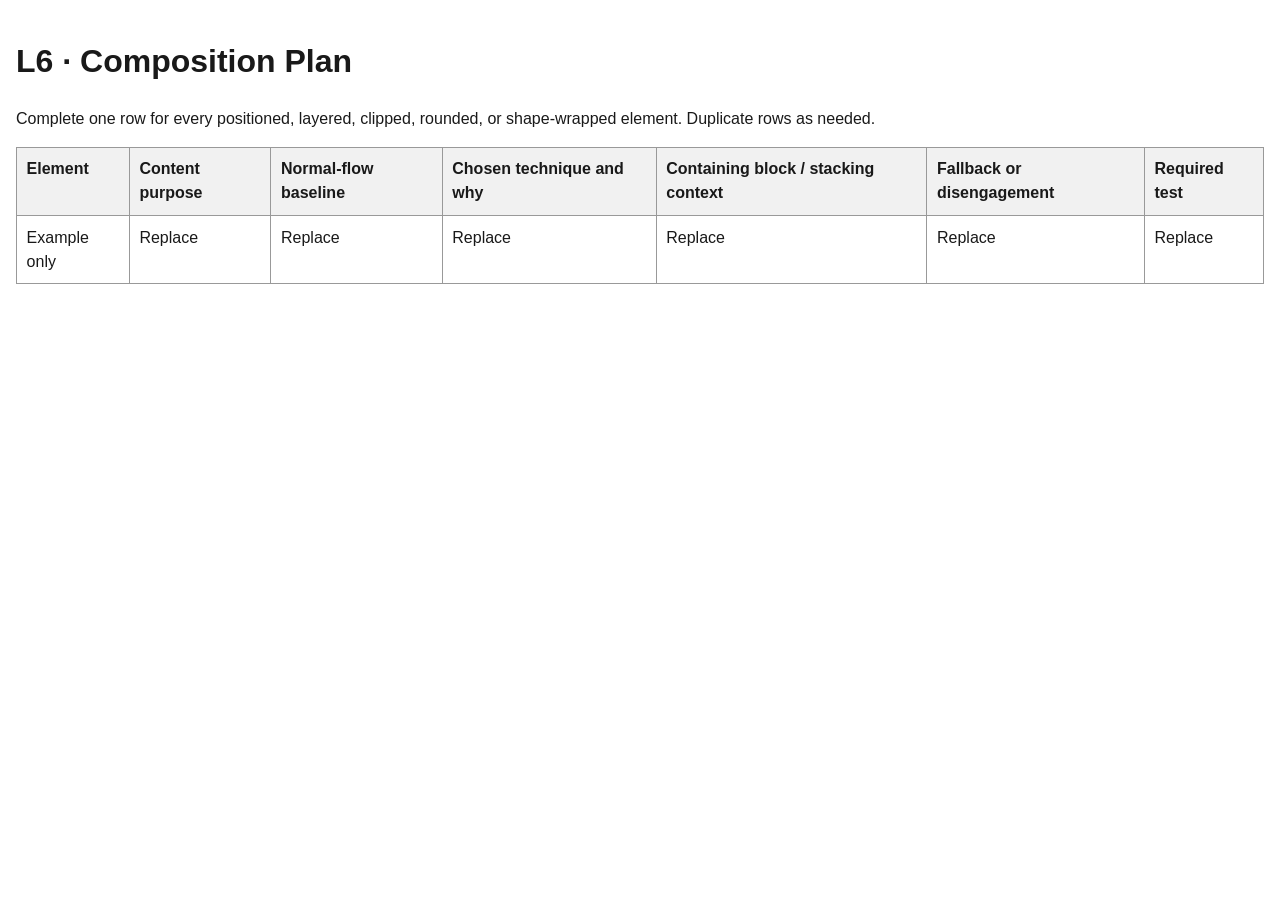
<file: Deliverable_Layered-Feature-Story/composition-plan.html>
<!doctype html>
<html lang="en">
    <head>
        <meta charset="utf-8">
        <meta name="viewport" content="width=device-width,initial-scale=1">
        <title>Composition Plan</title>
        <style>
            body{
                font-family:Arial,sans-serif;
                line-height:1.5;
                max-width:90rem;
                margin:auto;
                padding:1rem;
                color:#191919;
                }
            table{
                width:100%;
                border-collapse:collapse;
                }
            th,td{
                padding:.6rem;
                border:1px solid #999;
                text-align:left;
                vertical-align:top;
                }
            th{
                background:#f1f1f1;
                }
        </style>
        </head>
        <body>
            <h1>L6 · Composition Plan</h1>
            <p>Complete one row for every positioned, layered, clipped, rounded, or shape-wrapped element. Duplicate rows as needed.</p>
            <table>
                <thead>
                    <tr>
                        <th>Element</th>
                        <th>Content purpose</th>
                        <th>Normal-flow baseline</th>
                        <th>Chosen technique and why</th>
                        <th>Containing block / stacking context</th>
                        <th>Fallback or disengagement</th>
                        <th>Required test</th>
                    </tr>
                </thead>
                <tbody>
                    <tr>
                        <td>Example only</td>
                        <td>Replace</td>
                        <td>Replace</td>
                        <td>Replace</td>
                        <td>Replace</td>
                        <td>Replace</td>
                        <td>Replace</td>
                    </tr>
                </tbody>
            </table>
        </body>
        </html>
</file>
<file: styles.css>
/* Font Imports 
    Lato is designed by Lukasz Dziedzic and licensed under the Open Font License. 
    Licensing Information: https://openfontlicense.org/ 
*/
@font-face {
  font-family: "Lato";
  src: url("Web-Fonts/Lato-Regular.woff2") format("woff2");
  font-weight: normal;
  font-style: normal;
  font-display: swap;
}

@font-face {
  font-family: "Lato";
  src: url("Web-Fonts/Lato-Bold.woff2") format("woff2");
  font-weight: bold;
  font-style: normal;
  font-display: swap;
}

@font-face {
  font-family: "Lato";
  src: url("Web-Fonts/Lato-Black.woff2") format("woff2");
  font-weight: 900;
  font-style: normal;
  font-display: swap;
}

@font-face {
  font-family: "Lato";
  src: url("Web-Fonts/Lato-Light.woff2") format("woff2");
  font-weight: 300;
  font-style: normal;
  font-display: swap;
}

/* Global Values */
:root {
  --font-body: "Lato", "Arial", sans-serif;
  --color-dark: #000000;
  --color-contrast: #111e69;
  --color-accent: #faf9f5;
  --color-muted: #4960ac;
  --color-border: #81af78;
  --color-alt: #5f0000;
  --font-size-svg-subtext: 1.15rem;
  --font-size-svg-headers: 2.9rem;
  --font-weight-bold: 700;
  --letter-spacing-svg-subtext: 5%;
  --space-3: 1rem;
  --space-sm: 0.5rem;
  --radius: 0.5rem;
  --measure: 68ch;
  --padding-cardrow: 0.1rem;
  --layer-base: 0;
  --layer-raised: 2;
}

*,
*::before,
*::after {
  box-sizing: border-box;
}

html {
  scroll-behavior: smooth;
}

body {
  margin: 0;
  color: var(--color-dark);
  background: var(--color-accent);
  font-family: var(--font-body);
  line-height: 1.6;
}

.feature-header {
  position: relative;
  padding: clamp(2rem, 7vw, 6rem);
  background: var(--color-contrast);
  color: var(--color-accent);
}

.eyebrow {
  color: var(--color-border);
  font-weight: var(--font-weight-bold);
}

.lede {
  max-width: var(--measure);
  font-size: 1.25rem;
}

p {
  overflow-wrap: break-word;
  word-wrap: break-word;
}

.issue-badge {
  position: absolute;
  inset-block-start: var(--space-3);
  inset-inline-end: var(--space-3);
  padding: var(--space-3);
  background: var(--color-border);
  color: var(--color-contrast);
  font-weight: var(--font-weight-bold);
  border-radius: var(--radius);
}

main {
  display: grid;
  gap: 2rem;
  max-width: 72rem;
  margin: auto;
  padding: var(--space-3);
}

article {
  min-width: 0;
}

article section {
  display: flow-root;
  margin-block: 3rem;
  scroll-margin-block-start: 6rem;
}

.story-guide {
  align-self: start;
  padding: 1rem;
  border: 3px solid var(--color-contrast);
  border-radius: var(--radius);
}

.story-guide a {
  display: block;
  padding: 0.4rem;
}

.feature-figure {
  position: relative;
  margin: 0;
  padding: 1rem;
  border: 1px solid var(--color-border);
  border-radius: var(--radius);
  max-width: 660px;
}

img {
  display: block;
  max-width: 100%;
  height: auto;
}

.test-img {
  min-width: 0;
  width: 80%;
  height: auto;
  max-width: 600px;
}

.pull-quote {
  margin: 2rem 0;
  padding: var(--space-3);
  border-inline-start: 0.5rem solid var(--color-border);
  font-size: 1.35rem;
}

.shape-portrait {
  width: min(70%, 20rem);
  margin: 0 1rem 1rem 0;
  border-radius: 50%;
}

.documentation {
  grid-column: 1/-1;
  padding: 2rem;
  background: #dde1f1;
  max-width: 100%;
  min-width: 0;
}

figcaption {
  color: var(--color-accent);
  font-weight: var(--font-weight-bold);
  text-align: center;
  background-color: rgba(0, 0, 0, 1.0);
  padding-left: var(--space-sm);
  padding-top: var(--space-sm);
  padding-bottom: var(--space-sm);
  max-width: 640px;
  min-width: 0;
}

@media (max-width: 374px) {
  .issue-badge {
    position: relative;
    top: -0.04rem;
  }
}

@media (min-width: 52rem) {
  .article-container {
    display: grid;
    grid-template-columns: 14rem 1fr;
    gap: var(--space-3);
    margin-left: 4rem;
  }

  .story-guide {
    position: relative;
    inset-block-start: 1rem;
    transform: translateX(-4rem);
    grid-column: 1;
  }
  @supports (position: sticky) {
    .story-guide {
      position: sticky;
      z-index: var(--layer-raised);
    }
  }

  article {
    grid-column: 2;
  }

  .pull-quote {
    position: relative;
    z-index: var(--layer-raised);
    margin-inline-start: -4rem;
  }

  .shape-portrait {
    float: inline-start;
  }
  @supports (shape-outside: circle(45%)) {
    .shape-portrait {
      border-radius: 0;
      shape-outside: circle(45%);
      shape-margin: 0.5rem;
    }
  }
  @supports (clip-path: circle(7.6rem)) {
  .shape-portrait {
    clip-path: circle(7.6rem);
  }
}
}

@supports (position: relative) {
  figcaption {
    position: relative;
    z-index: var(--layer-raised);
    top: -4rem;
    background-color: rgba(0, 0, 0, 0.8);
  }
}

@supports (clip-path: circle(7.6rem)) {
  .shape-portrait {
    clip-path: circle(7rem);
  }
}

:focus-visible {
  outline: 0.2rem solid var(--color-border);
  outline-offset: 0.2rem;
}
</file>
<file: Deliverable_Layered-Feature-Story/styles.css>
:root{
    --color-text:#404040;
    --color-surface:#fff;
    --color-action:#8c1d40;
    --color-accent:#ffc627;
    --color-border:#d0d0d0;
    --color-muted:#5c6670;
    --space-3:1rem;
    --radius:.5rem;
    --measure:68ch;
    --layer-base:0;
    --layer-raised:10;
    --layer-sticky:20;
    --layer-overlay:30;
}
*,*::before,*::after{
    box-sizing:border-box;
}
html{
    scroll-behavior:smooth;
}
body{
    margin:0;
    color:var(--color-text);
    background:var(--color-surface);
    font-family:Arial,sans-serif;
    line-height:1.6;
}
.feature-header{
    position:relative;
    padding:clamp(2rem,7vw,6rem);
    background:var(--color-action);
    color:#fff;
}
.eyebrow{
    color:var(--color-accent);
    font-weight:700;
}
.lede{
    max-width:var(--measure);
    font-size:1.25rem;
}
.issue-badge{
    position:absolute;
    inset-block-start:1rem;
    inset-inline-end:1rem;
    padding:.5rem;
    background:var(--color-accent);
    color:#191919;
}
main{
    display:grid;
    gap:2rem;
    max-width:72rem;
    margin:auto;
    padding:var(--space-3);
}
article{
    min-width:0;
}
article section{
    display:flow-root;
    margin-block:3rem;
    scroll-margin-block-start:6rem;
}
.story-guide{
    align-self:start;
    padding:1rem;
    border:1px solid var(--color-border);
}
.story-guide a{
    display:block;
    padding:.4rem;
}
.feature-figure{
    position:relative;
    margin:0;
    padding:1rem;
    border:1px solid var(--color-border);
    border-radius:var(--radius);
}
img{
    display:block;
    max-width:100%;
    height:auto;
}
.pull-quote{
    margin:2rem 0;
    padding:1rem;
    border-inline-start:.4rem solid var(--color-accent);
    font-size:1.35rem;
}
.shape-portrait{
    width:min(45%,20rem);
    margin:0 1rem 1rem 0;
    border-radius:50%;
}
.documentation{
    grid-column:1/-1;
    padding:1rem;
    background:#f1f1f1;
}
@media (min-width:52rem){
    main{
        grid-template-columns:14rem 1fr;
    }
    .story-guide{
        position:sticky;
        inset-block-start:1rem;
        z-index:var(--layer-sticky);
    }
    .pull-quote{
        position:relative;
        z-index:var(--layer-raised);
        margin-inline-start:-4rem;
        background:var(--color-surface);;
    }
    @supports (shape-outside:circle(50%)){
        .shape-portrait{
            float:inline-start;
            shape-outside:circle(50%);
            shape-margin:1rem;}
        }
    }
    @supports (clip-path:polygon(0 0)){
        .feature-figure img{
            clip-path:polygon(0 0,100% 5%,94% 100%,6% 94%);}
        }
        :focus-visible{
            outline:.2rem solid var(--color-accent);
            outline-offset:.2rem;
        }
</file>
